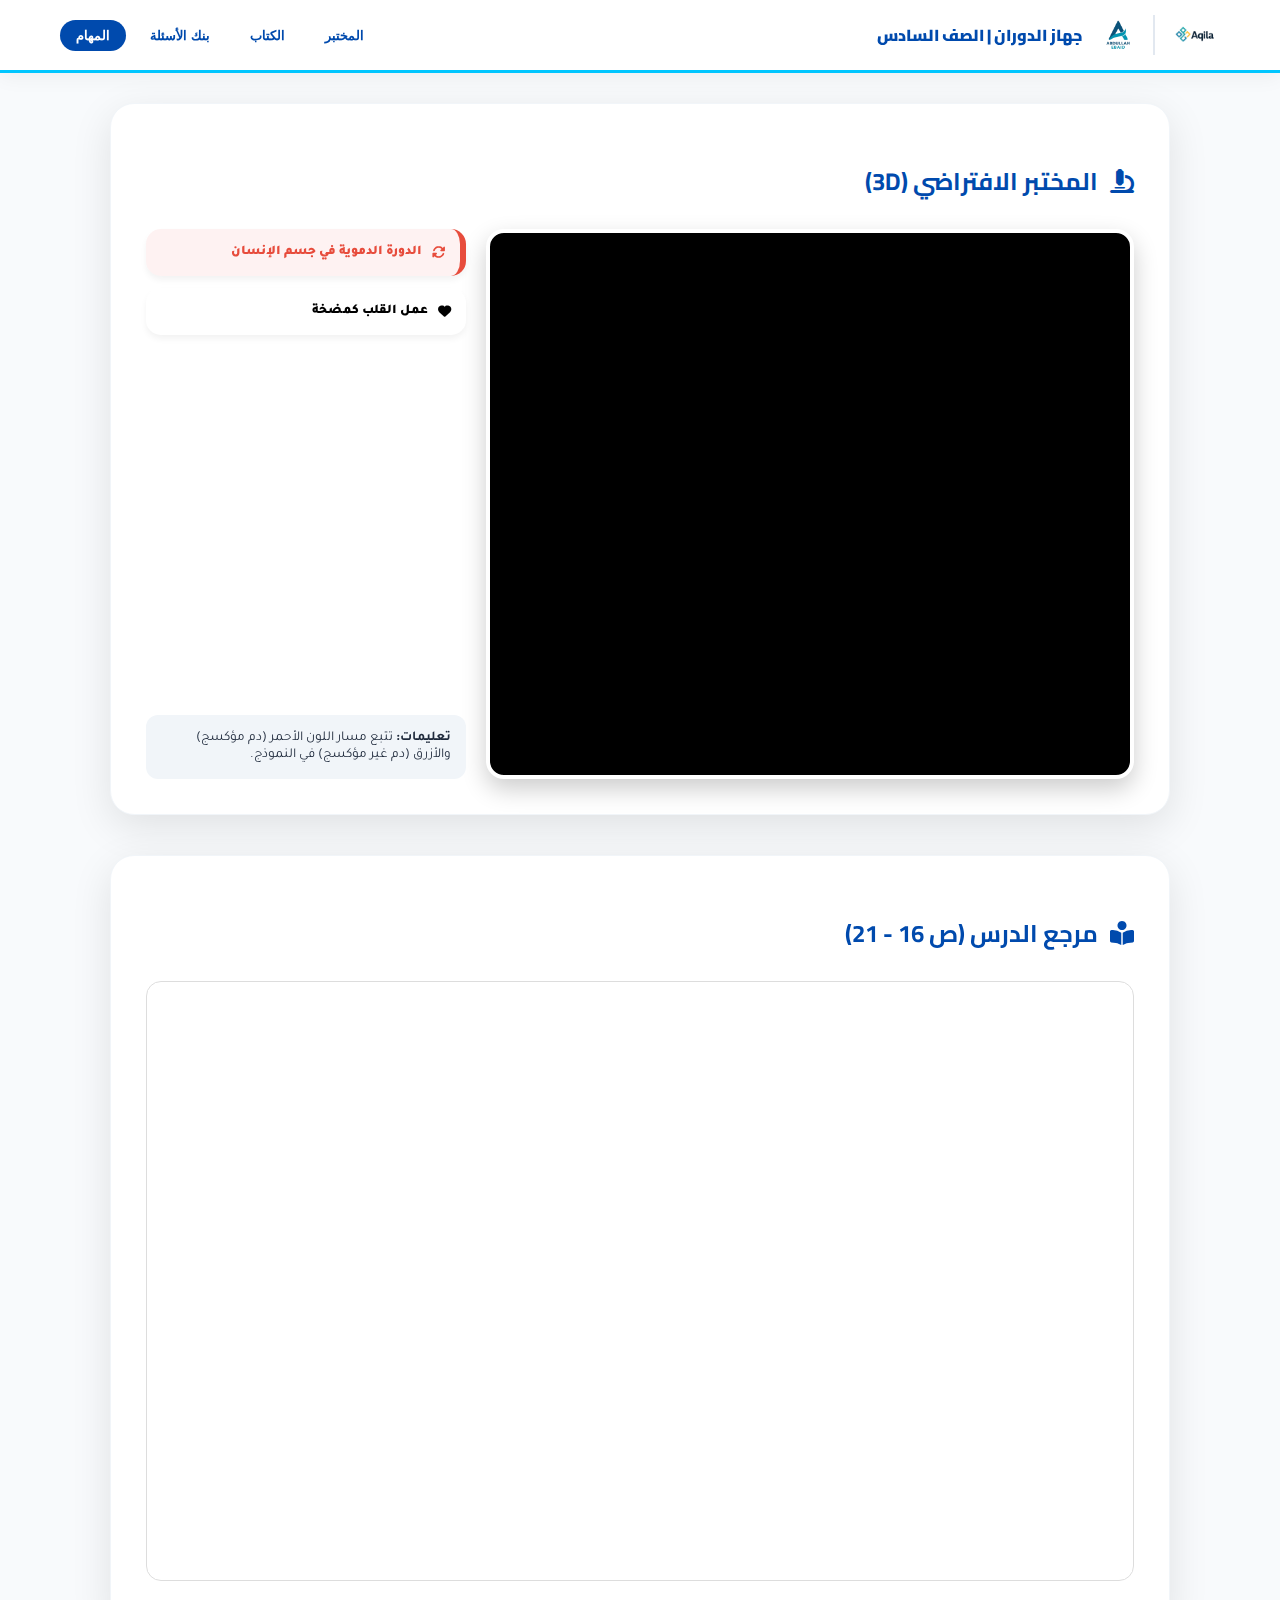
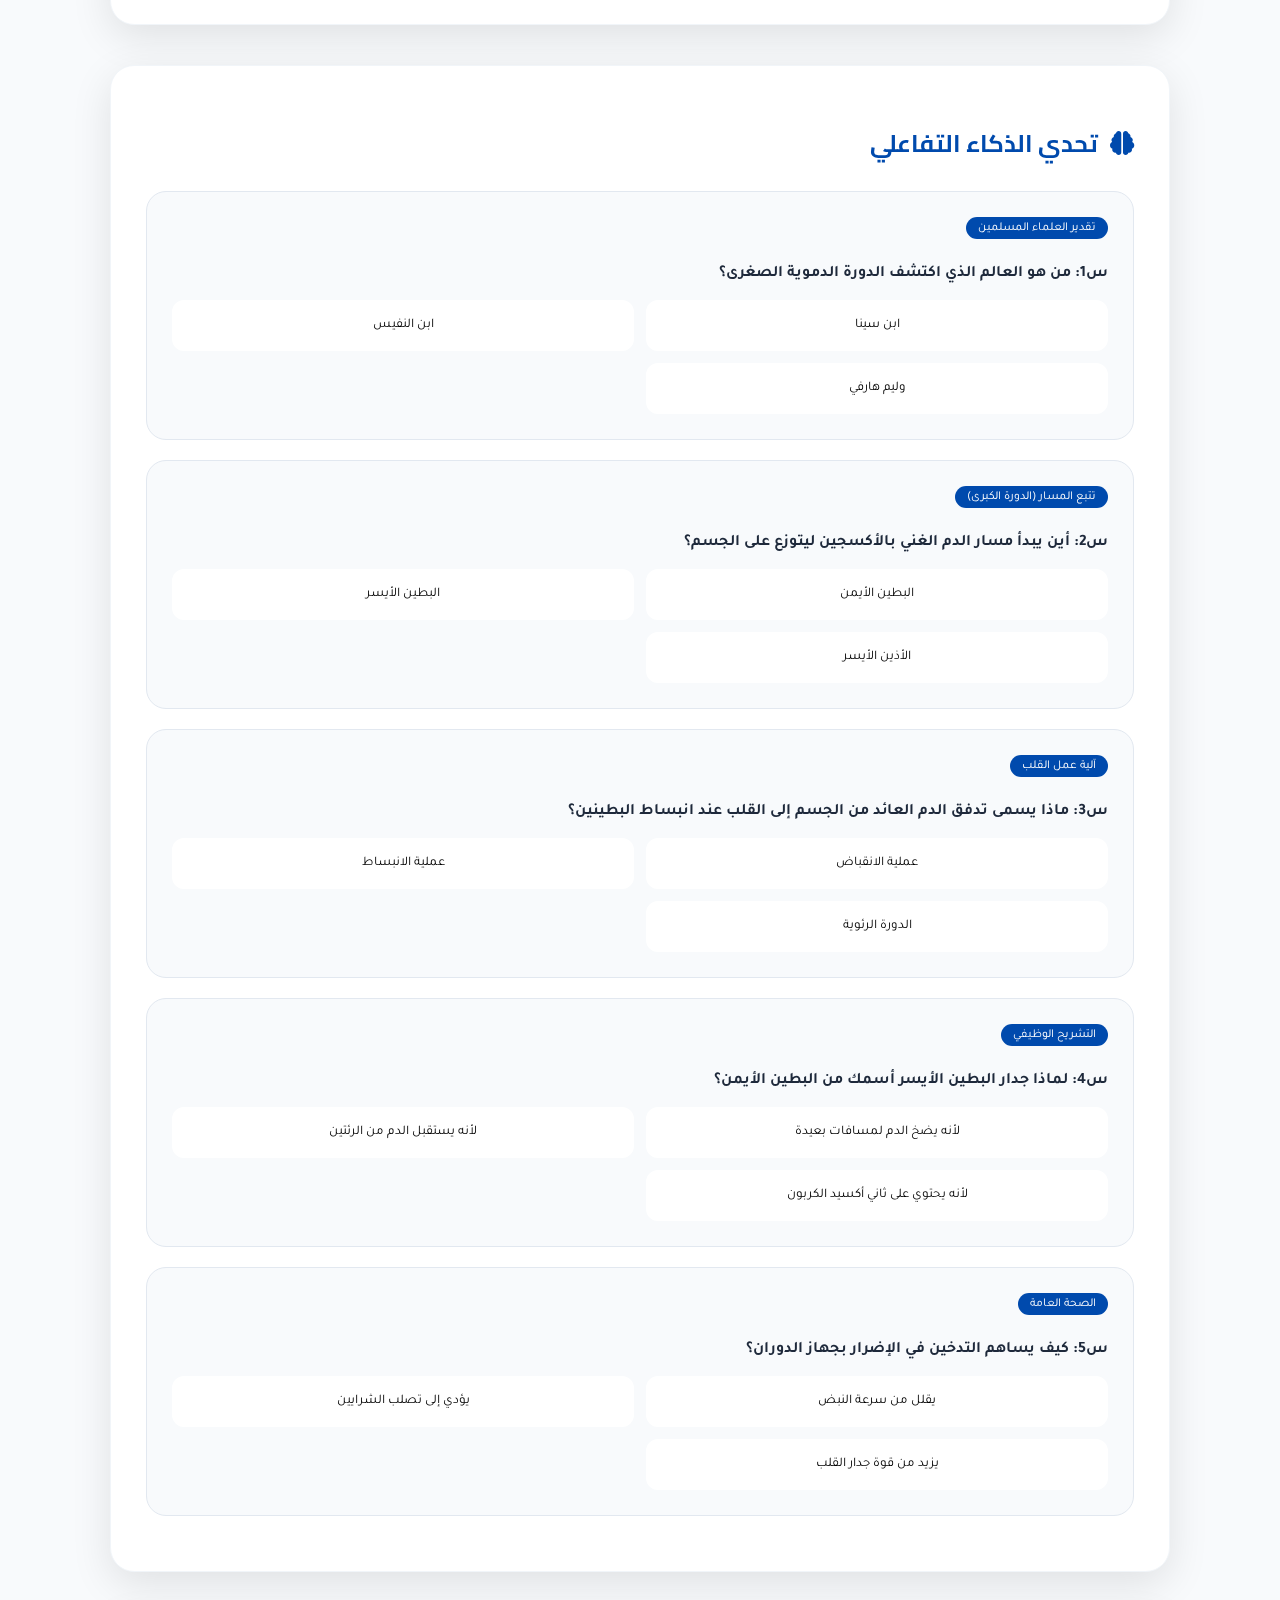
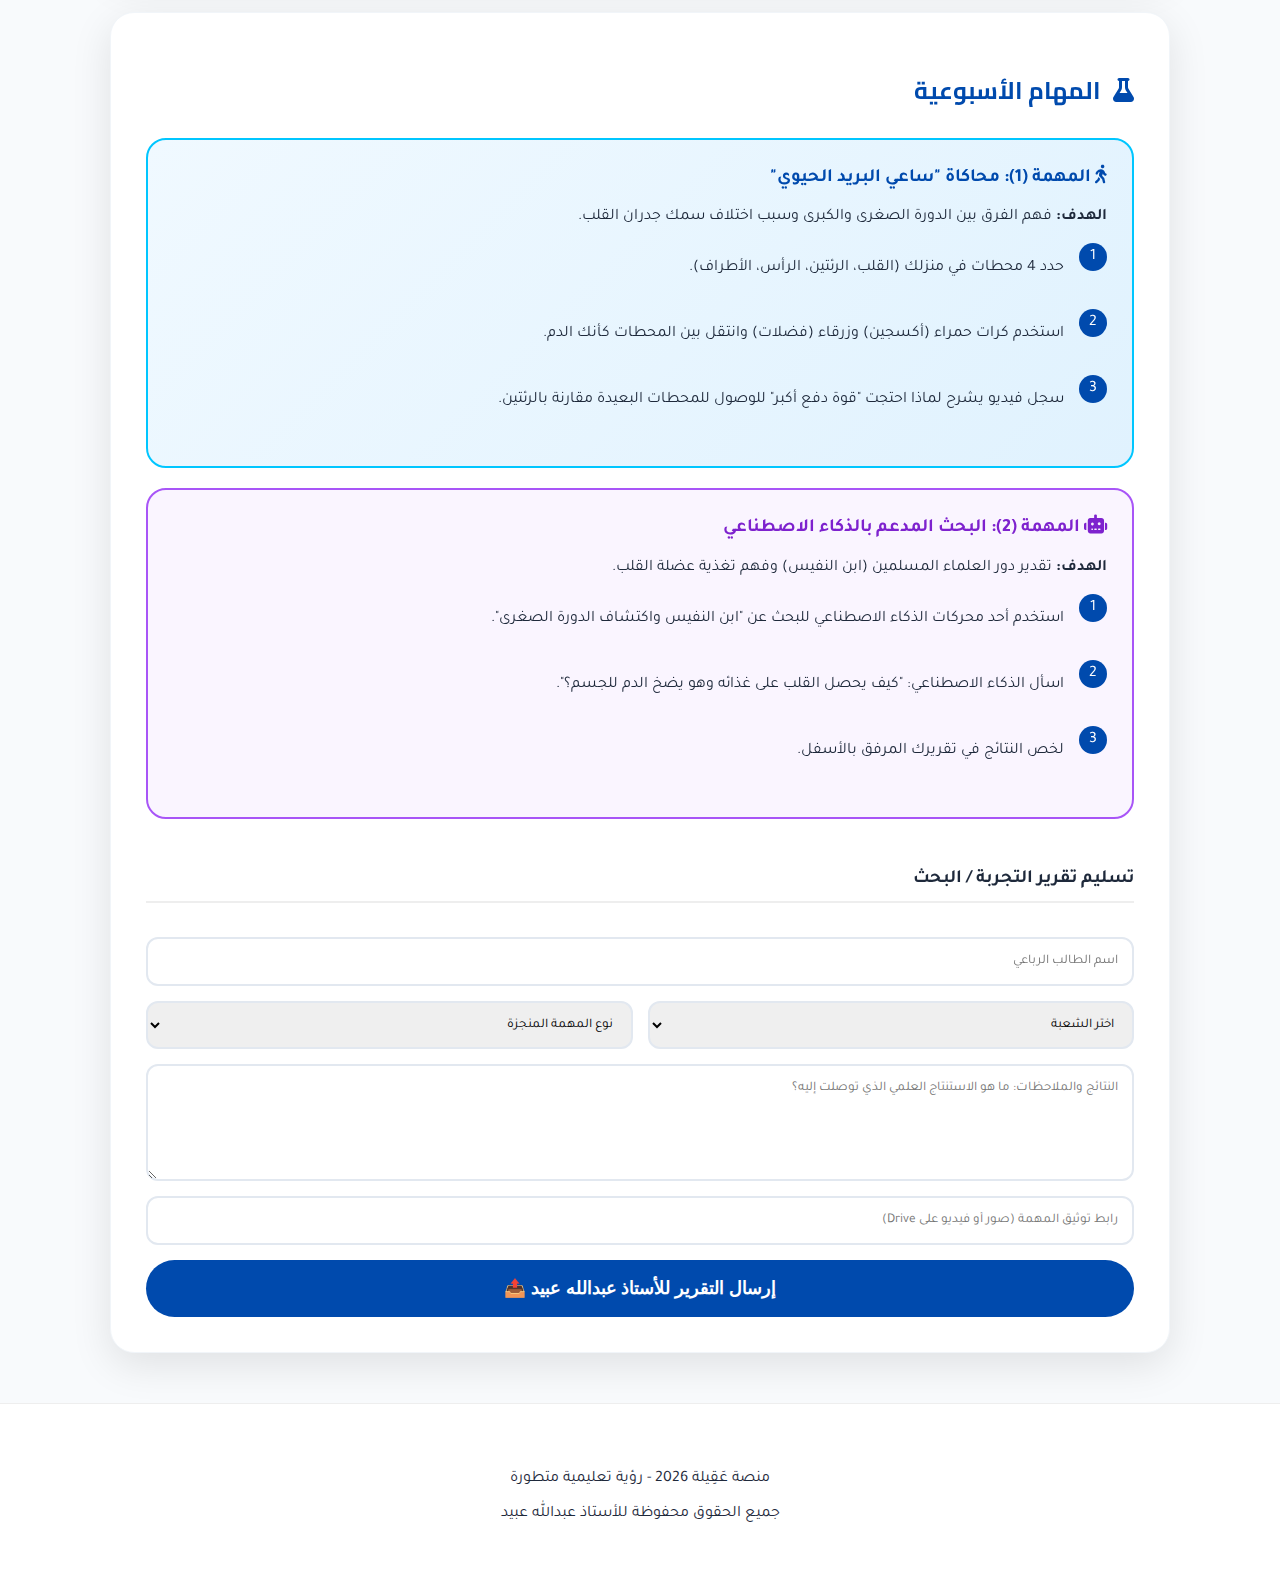
<file: Blood circulation/index.html>
<!DOCTYPE html>
<html lang="ar" dir="rtl">
<head>
    <meta charset="UTF-8">
    <meta name="viewport" content="width=device-width, initial-scale=1.0">
    <title>منصة عَقِيلة | رحلة في الدورة الدموية</title>
    
    <link href="https://fonts.googleapis.com/css2?family=Tajawal:wght@400;700;900&family=Cairo:wght@700;900&display=swap" rel="stylesheet">
    <link rel="stylesheet" href="https://cdnjs.cloudflare.com/ajax/libs/font-awesome/6.4.0/css/all.min.css">

    <style>
        :root {
            --aqila-blue: #004aad;
            --aqila-cyan: #00c6ff;
            --pulmonary: #2c3e50; /* الدورة الصغرى */
            --systemic: #e74c3c;  /* الدورة الكبرى */
            --glass: rgba(255, 255, 255, 0.95);
            --shadow: 0 12px 40px rgba(0,0,0,0.1);
        }

        * { box-sizing: border-box; scroll-behavior: smooth; }
        body { 
            margin: 0; font-family: 'Tajawal', sans-serif; 
            background: #f8fafc; color: #1e293b; 
        }

        /* الهيدر المطور */
        header {
            background: var(--glass); backdrop-filter: blur(12px);
            position: sticky; top: 0; z-index: 1000;
            border-bottom: 3px solid var(--aqila-cyan);
            padding: 10px 0; box-shadow: 0 4px 20px rgba(0,0,0,0.05);
        }
        .header-container {
            max-width: 1200px; margin: 0 auto; padding: 0 20px;
            display: flex; justify-content: space-between; align-items: center;
        }
        .logo-group { display: flex; align-items: center; gap: 15px; }
        .logo-main { height: 50px; }
        .logo-founder { height: 40px; border-right: 2px solid #e2e8f0; padding-right: 15px; }

        .nav-menu { display: flex; gap: 8px; }
        .nav-link {
            text-decoration: none; padding: 8px 16px; border-radius: 20px;
            color: var(--aqila-blue); font-weight: 700; transition: 0.3s;
            background: transparent; border: none; cursor: pointer;
        }
        .nav-link:hover, .nav-link.active { background: var(--aqila-blue); color: #fff; }

        .container { max-width: 1100px; margin: 30px auto; padding: 0 20px; }

        /* الأقسام (Cards) */
        .glass-card {
            background: #fff; border-radius: 24px; padding: 35px;
            box-shadow: var(--shadow); margin-bottom: 40px; border: 1px solid #f1f5f9;
        }
        h2.section-title { 
            color: var(--aqila-blue); font-family: 'Cairo'; 
            display: flex; align-items: center; gap: 12px; margin-bottom: 25px;
        }

        /* المختبر الافتراضي */
        .lab-layout { display: grid; grid-template-columns: 1fr 320px; gap: 20px; }
        .viewer-box { 
            height: 550px; background: #000; border-radius: 18px; 
            overflow: hidden; border: 4px solid #fff; box-shadow: 0 10px 25px rgba(0,0,0,0.2);
        }
        .controls-list { display: flex; flex-direction: column; gap: 12px; }
        .control-btn {
            padding: 15px; border: none; border-radius: 15px; cursor: pointer;
            font-weight: 900; transition: 0.3s; display: flex; align-items: center; gap: 10px;
            font-family: 'Tajawal'; box-shadow: 0 4px 6px rgba(0,0,0,0.05);
        }
        .btn-blue { background: #eff6ff; color: var(--pulmonary); border-right: 6px solid var(--aqila-cyan); }
        .btn-red { background: #fef2f2; color: var(--systemic); border-right: 6px solid var(--systemic); }

        /* بنك الأسئلة */
        .quiz-item { 
            background: #f8fafc; padding: 25px; border-radius: 20px; 
            margin-bottom: 20px; border: 1px solid #e2e8f0;
        }
        .goal-badge { 
            font-size: 0.75rem; padding: 4px 12px; border-radius: 50px; 
            background: var(--aqila-blue); color: #fff; margin-bottom: 10px; display: inline-block;
        }
        .option-grid { display: grid; grid-template-columns: 1fr 1fr; gap: 12px; margin-top: 15px; }
        .opt-btn {
            padding: 15px; border: 2px solid #fff; border-radius: 12px; 
            background: #fff; cursor: pointer; transition: 0.3s; font-family: 'Tajawal';
        }
        .opt-btn:hover { border-color: var(--aqila-cyan); transform: translateY(-2px); }
        .correct { background: #dcfce7 !important; border-color: #22c55e !important; color: #166534; }
        .wrong { background: #fee2e2 !important; border-color: #ef4444 !important; color: #991b1b; }

        /* المهمة الأسبوعية المجدولة */
        .task-box { 
            background: linear-gradient(135deg, #f0f9ff 0%, #e0f2fe 100%);
            border: 2px solid var(--aqila-cyan); border-radius: 20px; padding: 25px; margin-top: 20px;
        }
        .task-step { display: flex; gap: 15px; margin-bottom: 15px; align-items: flex-start; }
        .step-num { 
            background: var(--aqila-blue); color: #fff; width: 28px; height: 28px; 
            border-radius: 50%; display: flex; align-items: center; justify-content: center; flex-shrink: 0;
        }

        /* الفورم */
        form.submission-form { display: grid; gap: 15px; margin-top: 30px; }
        input, textarea, select {
            width: 100%; padding: 14px; border: 2px solid #e2e8f0; border-radius: 12px; font-family: 'Tajawal';
        }
        .submit-all-btn {
            background: var(--aqila-blue); color: #fff; border: none; padding: 18px;
            border-radius: 50px; font-weight: 900; font-size: 1.1rem; cursor: pointer; transition: 0.3s;
        }
        .submit-all-btn:hover { background: #003580; letter-spacing: 1px; }

        footer { text-align: center; padding: 50px; background: #fff; margin-top: 50px; border-top: 1px solid #eee; }
    </style>
</head>
<body>

    <header>
        <div class="header-container">
            <div class="logo-group">
                <img src="logo.png" alt="عقيلة" class="logo-main">
                <img src="founder.png" alt="المؤسس" class="logo-founder">
                <div style="font-family: 'Cairo'; font-weight: 900; color: var(--aqila-blue);">جهاز الدوران | الصف السادس</div>
            </div>
            <nav class="nav-menu">
                <button class="nav-link" onclick="scrollToId('lab')">المختبر</button>
                <button class="nav-link" onclick="scrollToId('book')">الكتاب</button>
                <button class="nav-link" onclick="scrollToId('quiz')">بنك الأسئلة</button>
                <button class="nav-link active" onclick="scrollToId('tasks')">المهام</button>
            </nav>
        </div>
    </header>

    <div class="container">
        
        <section id="lab" class="glass-card">
            <h2 class="section-title"><i class="fas fa-microscope"></i> المختبر الافتراضي (3D)</h2>
            <div class="lab-layout">
                <div class="viewer-box">
                    <iframe id="viewer-frame" src="https://human.biodigital.com/widget/?be=4P9I&ui-dissect=true&ui-info=false" width="100%" height="100%" frameborder="0"></iframe>
                </div>
                <div class="controls-list">
                    <button class="control-btn btn-red" onclick="changeView('systemic')">
                        <i class="fas fa-sync-alt"></i> الدورة الدموية في جسم الإنسان
                    </button>
                    <button class="control-btn" style="background:#fff" onclick="changeView('heart')">
                        <i class="fas fa-heart"></i> عمل القلب كمضخة
                    </button>
                    <div style="margin-top:auto; padding:15px; background:#f1f5f9; border-radius:12px; font-size:0.85rem">
                        <strong>تعليمات:</strong> تتبع مسار اللون الأحمر (دم مؤكسج) والأزرق (دم غير مؤكسج) في النموذج.
                    </div>
                </div>
            </div>
        </section>

        <section id="book" class="glass-card">
            <h2 class="section-title"><i class="fas fa-book-reader"></i> مرجع الدرس (ص 16 - 21)</h2>
            <iframe src="https://www.wepal.net/library/upload/03-2021/content/603e77c170b43.pdf#page=16" width="100%" height="600px" style="border-radius:15px; border:1px solid #ddd;"></iframe>
        </section>

        <section id="quiz" class="glass-card">
            <h2 class="section-title"><i class="fas fa-brain"></i> تحدي الذكاء التفاعلي</h2>
            <div id="quiz-container">
                </div>
        </section>

        <section id="tasks" class="glass-card">
            <h2 class="section-title"><i class="fas fa-flask"></i> المهام الأسبوعية</h2>
            
<div class="task-box">
    <h3 style="color: var(--aqila-blue); margin-top: 0;"><i class="fas fa-walking"></i> المهمة (1): محاكاة "ساعي البريد الحيوي"</h3>
    <p><strong>الهدف:</strong> فهم الفرق بين الدورة الصغرى والكبرى وسبب اختلاف سمك جدران القلب.</p>
    <div class="task-step"><div class="step-num">1</div><p>حدد 4 محطات في منزلك (القلب، الرئتين، الرأس، الأطراف).</p></div>
    <div class="task-step"><div class="step-num">2</div><p>استخدم كرات حمراء (أكسجين) وزرقاء (فضلات) وانتقل بين المحطات كأنك الدم.</p></div>
    <div class="task-step"><div class="step-num">3</div><p>سجل فيديو يشرح لماذا احتجت "قوة دفع أكبر" للوصول للمحطات البعيدة مقارنة بالرئتين.</p></div>
</div>

            <div class="task-box" style="border-color: #a855f7; background: #faf5ff; margin-top:20px;">
                <h3 style="color: #7e22ce; margin-top: 0;"><i class="fas fa-robot"></i> المهمة (2): البحث المدعم بالذكاء الاصطناعي</h3>
                <p><strong>الهدف:</strong> تقدير دور العلماء المسلمين (ابن النفيس) وفهم تغذية عضلة القلب.</p>
                <div class="task-step"><div class="step-num">1</div><p>استخدم أحد محركات الذكاء الاصطناعي للبحث عن "ابن النفيس واكتشاف الدورة الصغرى".</p></div>
                <div class="task-step"><div class="step-num">2</div><p>اسأل الذكاء الاصطناعي: "كيف يحصل القلب على غذائه وهو يضخ الدم للجسم؟".</p></div>
                <div class="task-step"><div class="step-num">3</div><p>لخص النتائج في تقريرك المرفق بالأسفل.</p></div>
            </div>

            <form class="submission-form" action="https://formsubmit.co/mr.ebaid.sch@gmail.com" method="POST">
                <h3 style="border-bottom: 2px solid #eee; padding-bottom: 10px;">تسليم تقرير التجربة / البحث</h3>
                <input type="text" name="student_name" placeholder="اسم الطالب الرباعي" required>
                <div style="display:grid; grid-template-columns: 1fr 1fr; gap:15px;">
                    <select name="class_section" required>
                        <option value="">اختر الشعبة</option>
                        <option value="A">أ</option>
                        <option value="B">ب</option>
                        <option value="C">ج</option>
                    </select>
                    <select name="task_choice" required>
                        <option value="">نوع المهمة المنجزة</option>
                        <option value="Model">ساعي البريد الحيوي</option>
                        <option value="AI_Research">بحث الذكاء الاصطناعي</option>
                    </select>
                </div>
                <textarea name="findings" rows="5" placeholder="النتائج والملاحظات: ما هو الاستنتاج العلمي الذي توصلت إليه؟" required></textarea>
                <input type="url" name="evidence_link" placeholder="رابط توثيق المهمة (صور أو فيديو على Drive)">
                
                <button type="submit" class="submit-all-btn">إرسال التقرير للأستاذ عبدالله عبيد 📤</button>
            </form>
        </section>

    </div>

    <footer>
        <p>منصة عَقِيلة 2026 - رؤية تعليمية متطورة</p>
        <p>جميع الحقوق محفوظة للأستاذ عبدالله عبيد</p>
    </footer>

    <script>
        // 1. منطق تبديل النماذج 3D
        function changeView(type) {
            const frame = document.getElementById('viewer-frame');
            const links = {
                'systemic': 'https://human.biodigital.com/view?id=production/maleAdult/cardiopulmonary_circulation_02&lang=en',
                'heart': 'https://human.biodigital.com/view?id=production/maleAdult/cardiology_anatomy_foundation&lang=en&ref=share'
            };
            frame.src = links[type];
        }

        // 2. بيانات بنك الأسئلة الشاملة
        const quizQuestions = [
            {
                goal: "تقدير العلماء المسلمين",
                q: "من هو العالم الذي اكتشف الدورة الدموية الصغرى؟",
                options: ["ابن سينا", "ابن النفيس", "وليم هارفي"],
                correct: 1
            },
            {
                goal: "تتبع المسار (الدورة الكبرى)",
                q: "أين يبدأ مسار الدم الغني بالأكسجين ليتوزع على الجسم؟",
                options: ["البطين الأيمن", "البطين الأيسر", "الأذين الأيسر"],
                correct: 1
            },
            {
                goal: "آلية عمل القلب",
                q: "ماذا يسمى تدفق الدم العائد من الجسم إلى القلب عند انبساط البطينين؟",
                options: ["عملية الانقباض", "عملية الانبساط", "الدورة الرئوية"],
                correct: 1
            },
            {
                goal: "التشريح الوظيفي",
                q: "لماذا جدار البطين الأيسر أسمك من البطين الأيمن؟",
                options: ["لأنه يضخ الدم لمسافات بعيدة", "لأنه يستقبل الدم من الرئتين", "لأنه يحتوي على ثاني أكسيد الكربون"],
                correct: 0
            },
            {
                goal: "الصحة العامة",
                q: "كيف يساهم التدخين في الإضرار بجهاز الدوران؟",
                options: ["يقلل من سرعة النبض", "يؤدي إلى تصلب الشرايين", "يزيد من قوة جدار القلب"],
                correct: 1
            }
        ];

        function initQuiz() {
            const container = document.getElementById('quiz-container');
            quizQuestions.forEach((item, idx) => {
                const qDiv = document.createElement('div');
                qDiv.className = 'quiz-item';
                qDiv.innerHTML = `
                    <span class="goal-badge">${item.goal}</span>
                    <p style="font-weight:700;">س${idx+1}: ${item.q}</p>
                    <div class="option-grid">
                        ${item.options.map((opt, i) => `
                            <button class="opt-btn" onclick="checkAnswer(this, ${i==item.correct})">${opt}</button>
                        `).join('')}
                    </div>
                `;
                container.appendChild(qDiv);
            });
        }

        function checkAnswer(btn, isCorrect) {
            const parent = btn.parentElement;
            parent.querySelectorAll('button').forEach(b => b.style.pointerEvents = 'none');
            if(isCorrect) {
                btn.classList.add('correct');
                btn.innerHTML += " ✨";
            } else {
                btn.classList.add('wrong');
            }
        }

        function scrollToId(id) {
            document.getElementById(id).scrollIntoView({ behavior: 'smooth' });
        }

        window.onload = initQuiz;
    </script>
</body>
</html>
</file>
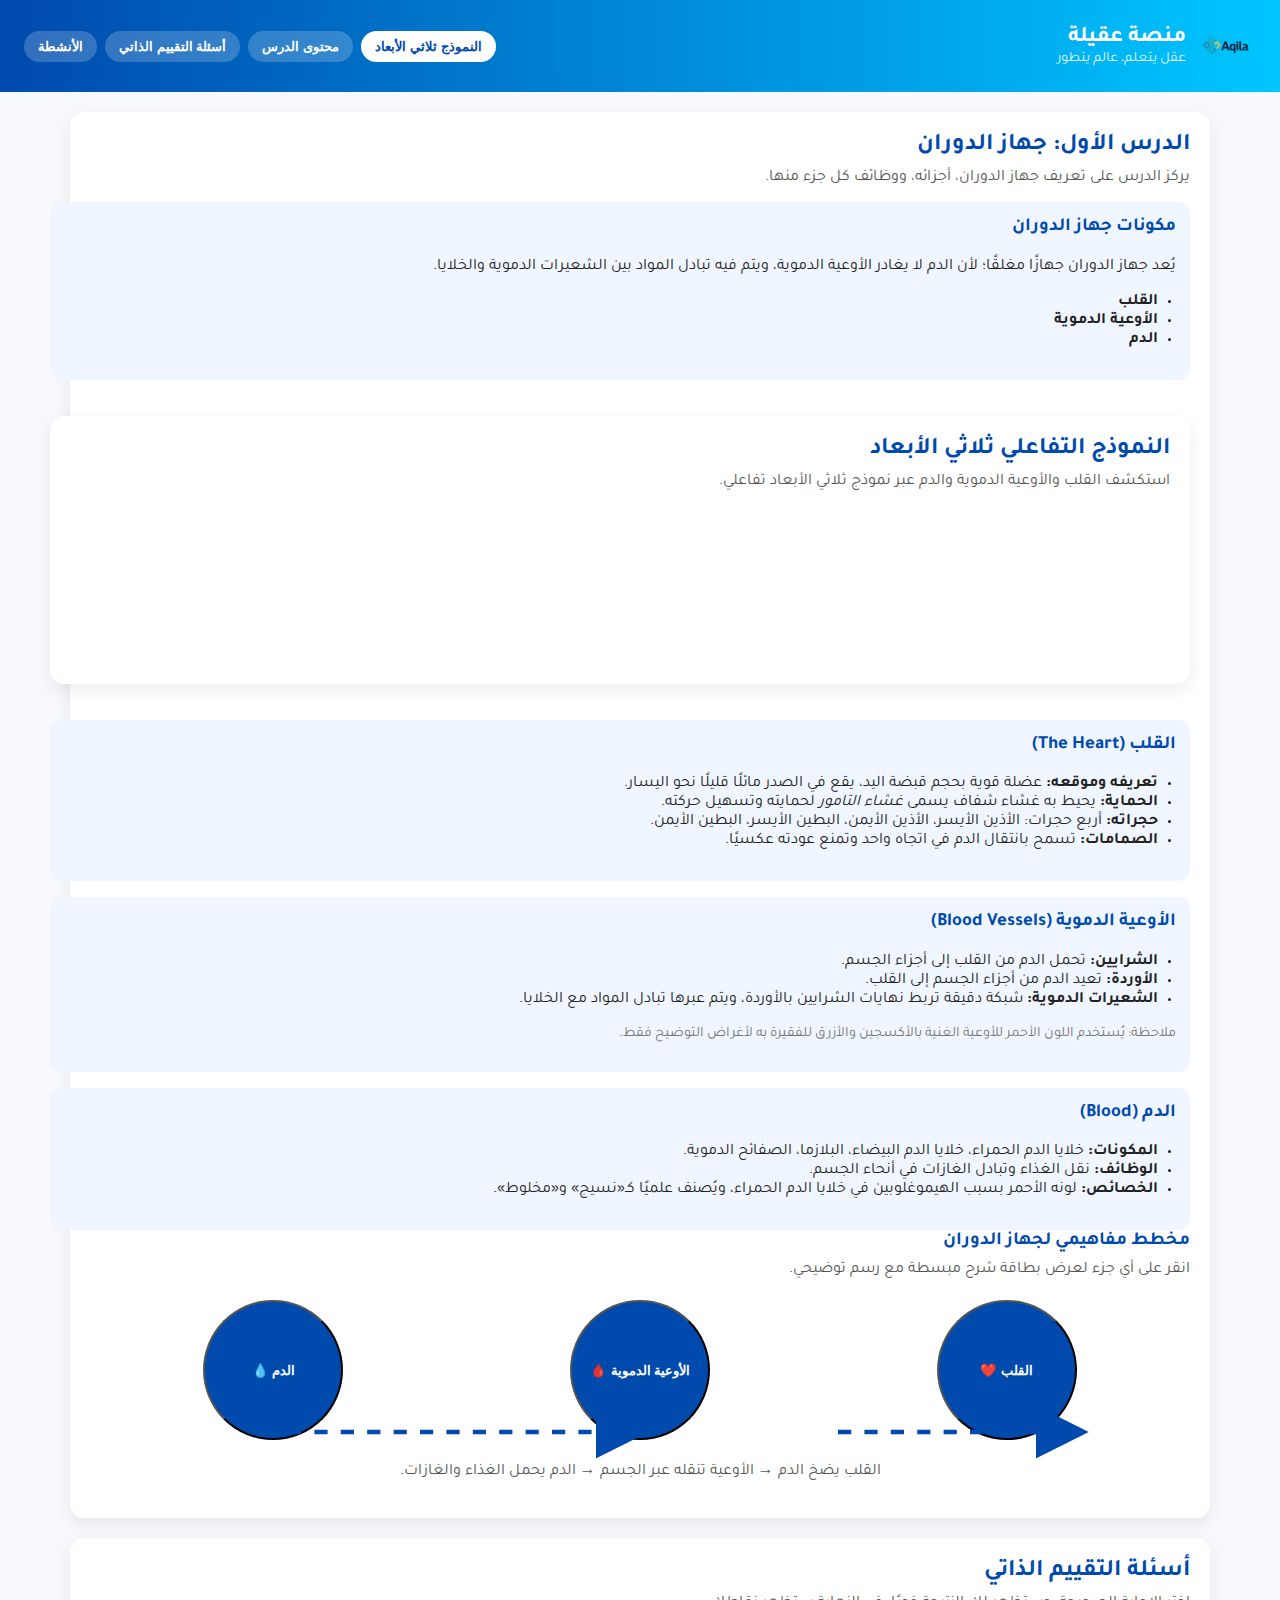
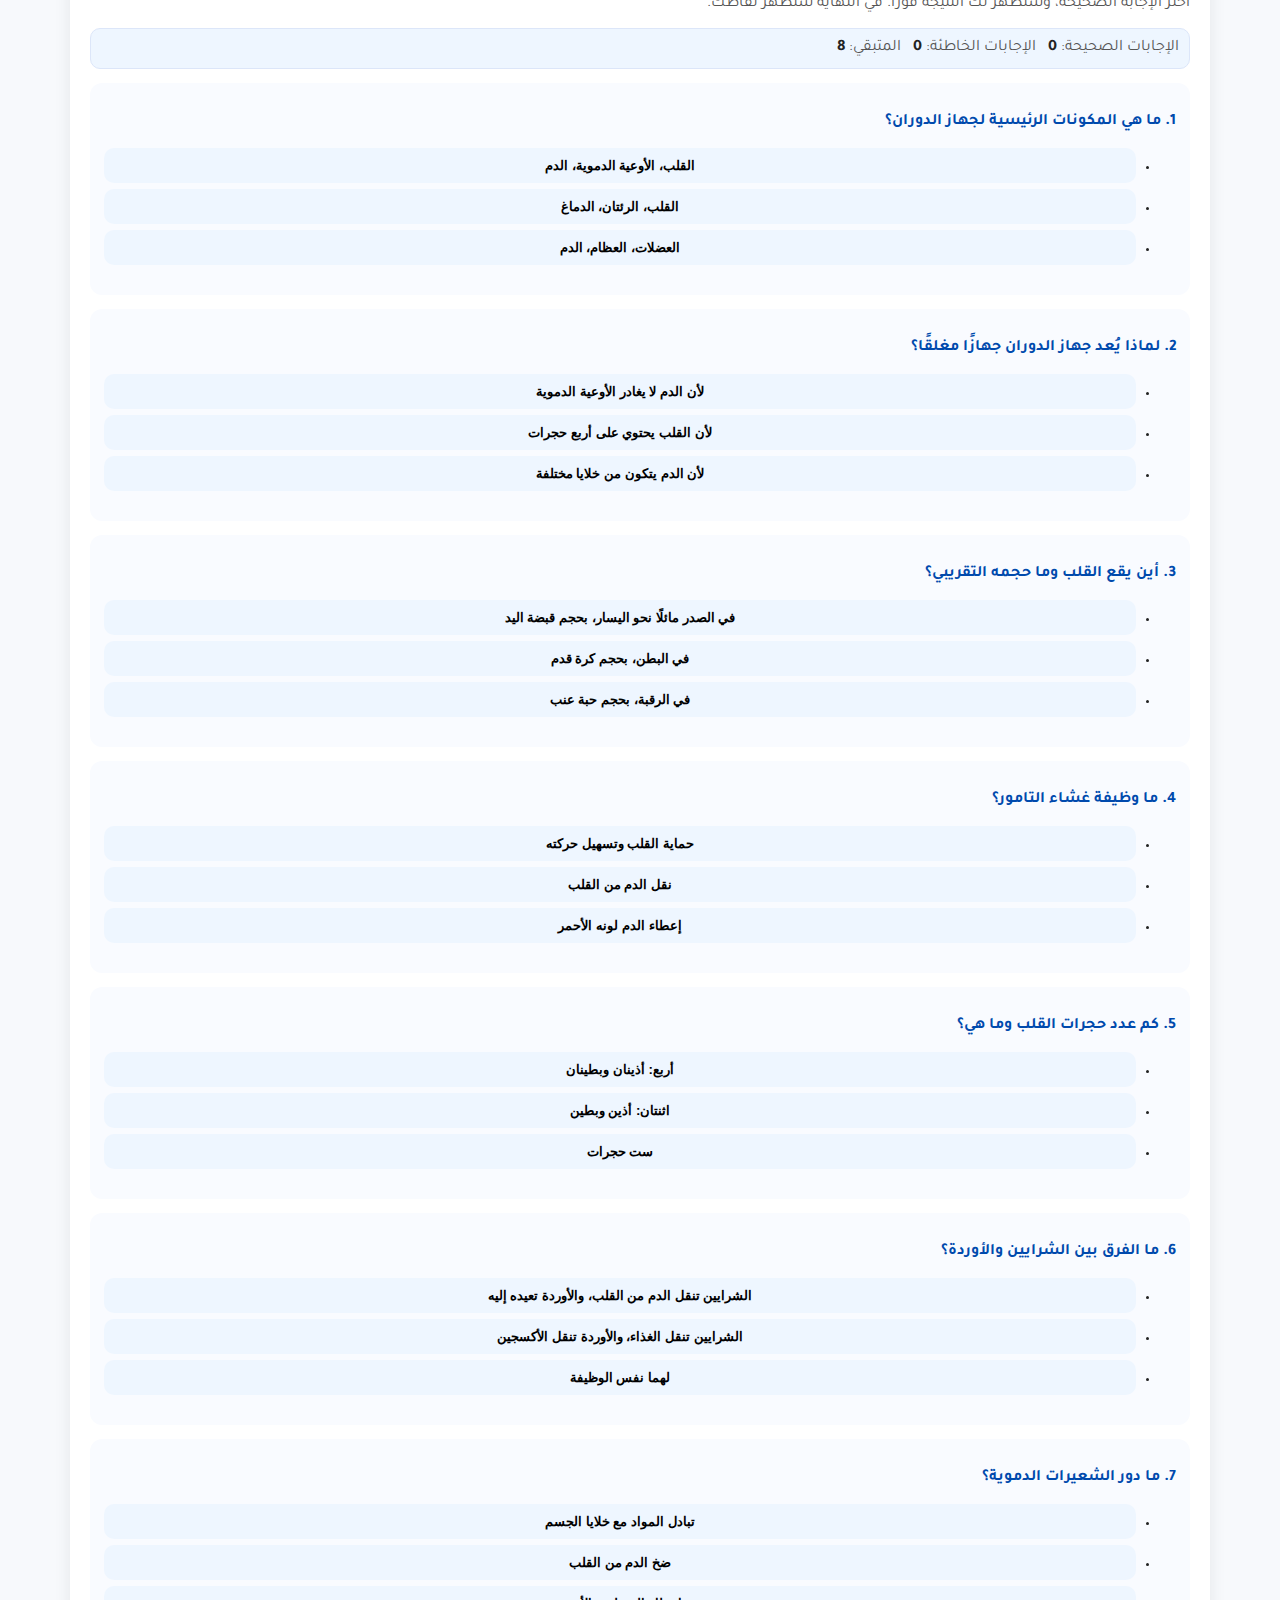
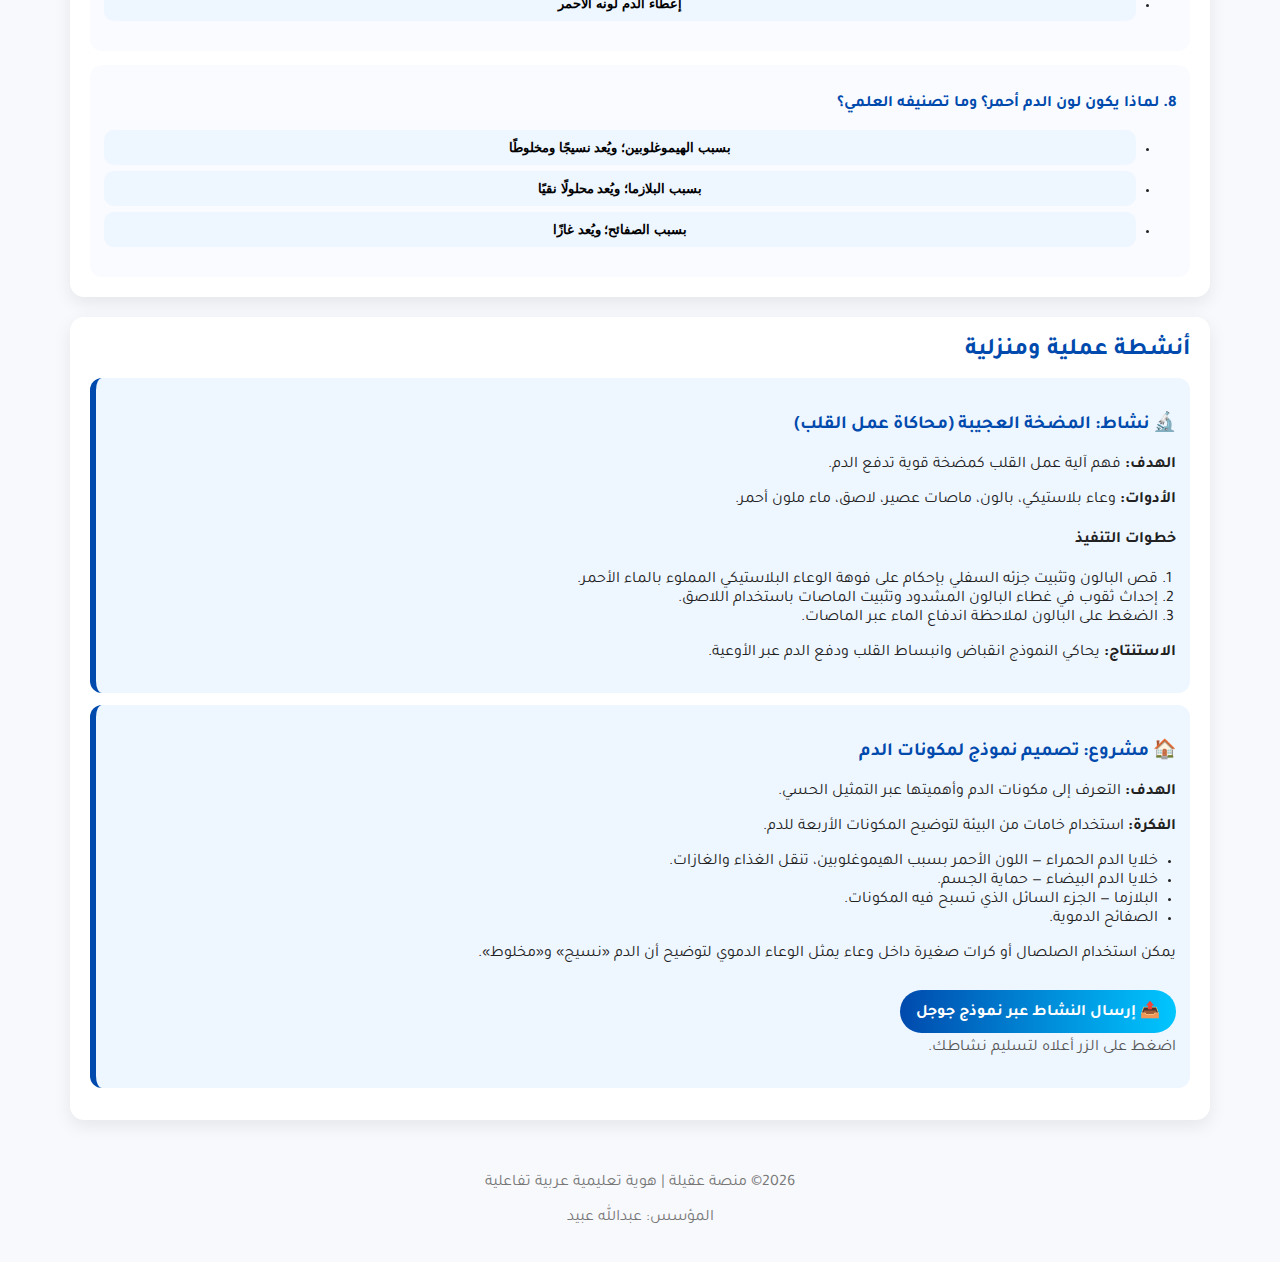
<file: Circulatory System/index.html>
<!DOCTYPE html>
<html lang="ar" dir="rtl">
<head>
  <meta charset="UTF-8" />
  <meta name="viewport" content="width=device-width, initial-scale=1" />
  <title>منصة عقيلة | الصف السادس — جهاز الدوران</title>

  <!-- خطوط عربية عصرية -->
  <link href="https://fonts.googleapis.com/css2?family=Tajawal:wght@400;500;700&family=Cairo:wght@400;600;700&display=swap" rel="stylesheet">

  <link rel="stylesheet" href="style.css" />
</head>
<body>

  <!-- الهيدر العصري مع أزرار التنقل -->
  <header class="aqila-header">
    <div class="header-inner">
      <div class="brand-wrap">
        <img src="logo.png" alt="شعار منصة عقيلة" class="logo" />
        <div class="brand">
          <h1 class="brand-name">منصة عقيلة</h1>
          <p class="brand-slogan">عقل يتعلم، عالم يتطور</p>
        </div>
      </div>

      <nav class="nav">
        <button class="nav-btn active" data-target="#section-3d">النموذج ثلاثي الأبعاد</button>
        <button class="nav-btn" data-target="#section-lesson">محتوى الدرس</button>
        <button class="nav-btn" data-target="#section-quiz">أسئلة التقييم الذاتي</button>
        <button class="nav-btn" data-target="#section-activities">الأنشطة</button>
      </nav>
    </div>
    <div class="header-wave"></div>
  </header>

  <!-- القسم 1: محتوى الدرس -->
  <section class="card lesson-content" id="section-lesson">
    <h2 class="section-title">الدرس الأول: جهاز الدوران</h2>
    <p class="section-subtitle">يركز الدرس على تعريف جهاز الدوران، أجزائه، ووظائف كل جزء منها.</p>

    <!-- بطاقات المحتوى -->
    <div class="lesson-grid">
      <article class="lesson-block">
        <h3>مكونات جهاز الدوران</h3>
        <p>يُعد جهاز الدوران جهازًا مغلقًا؛ لأن الدم لا يغادر الأوعية الدموية، ويتم فيه تبادل المواد بين الشعيرات الدموية والخلايا.</p>
        <ul class="bullet">
          <li><strong>القلب</strong></li>
          <li><strong>الأوعية الدموية</strong></li>
          <li><strong>الدم</strong></li>
        </ul>
      </article>


  <!-- القسم 2: النموذج ثلاثي الأبعاد (الصفحة الرئيسية) -->
  <section class="card section-3d" id="section-3d">
    <h2 class="section-title">النموذج التفاعلي ثلاثي الأبعاد</h2>
    <p class="section-subtitle">استكشف القلب والأوعية الدموية والدم عبر نموذج ثلاثي الأبعاد تفاعلي.</p>
    <div class="iframe-wrap">
      <iframe
        title="نموذج ثلاثي الأبعاد لجهاز الدوران"
        src="https://human.biodigital.com/widget/?be=2ElA&background.colors=0,0,0,1,0,0,0,1&initial.hand-hint=true&ui-fullscreen=true&ui-center=false&ui-dissect=true&ui-zoom=true&ui-help=true&ui-tools-display=primary&ui-info=true&uaid=3bF9O"
        frameborder="0"
        allowfullscreen
        loading="lazy">
      </iframe>
    </div>
  </section>
      <article class="lesson-block">
        <h3>القلب (The Heart)</h3>
        <ul class="bullet">
          <li><strong>تعريفه وموقعه:</strong> عضلة قوية بحجم قبضة اليد، يقع في الصدر مائلًا قليلًا نحو اليسار.</li>
          <li><strong>الحماية:</strong> يحيط به غشاء شفاف يسمى <em>غشاء التامور</em> لحمايته وتسهيل حركته.</li>
          <li><strong>حجراته:</strong> أربع حجرات: الأذين الأيسر، الأذين الأيمن، البطين الأيسر، البطين الأيمن.</li>
          <li><strong>الصمامات:</strong> تسمح بانتقال الدم في اتجاه واحد وتمنع عودته عكسيًا.</li>
        </ul>
      </article>

      <article class="lesson-block">
        <h3>الأوعية الدموية (Blood Vessels)</h3>
        <ul class="bullet">
          <li><strong>الشرايين:</strong> تحمل الدم من القلب إلى أجزاء الجسم.</li>
          <li><strong>الأوردة:</strong> تعيد الدم من أجزاء الجسم إلى القلب.</li>
          <li><strong>الشعيرات الدموية:</strong> شبكة دقيقة تربط نهايات الشرايين بالأوردة، ويتم عبرها تبادل المواد مع الخلايا.</li>
        </ul>
        <p class="note">ملاحظة: يُستخدم اللون الأحمر للأوعية الغنية بالأكسجين والأزرق للفقيرة به لأغراض التوضيح فقط.</p>
      </article>

      <article class="lesson-block">
        <h3>الدم (Blood)</h3>
        <ul class="bullet">
          <li><strong>المكونات:</strong> خلايا الدم الحمراء، خلايا الدم البيضاء، البلازما، الصفائح الدموية.</li>
          <li><strong>الوظائف:</strong> نقل الغذاء وتبادل الغازات في أنحاء الجسم.</li>
          <li><strong>الخصائص:</strong> لونه الأحمر بسبب الهيموغلوبين في خلايا الدم الحمراء، ويُصنف علميًا كـ«نسيج» و«مخلوط».</li>
        </ul>
      </article>
    </div>

    <!-- مخطط مفاهيمي تفاعلي -->
    <section class="concept-map">
      <h3 class="section-title">مخطط مفاهيمي لجهاز الدوران</h3>
      <p class="section-subtitle">انقر على أي جزء لعرض بطاقة شرح مبسطة مع رسم توضيحي.</p>

      <div class="map-container">
        <button class="node" id="node-heart" onclick="showCard('heart')">القلب ❤️</button>
        <button class="node" id="node-vessels" onclick="showCard('vessels')">الأوعية الدموية 🩸</button>
        <button class="node" id="node-blood" onclick="showCard('blood')">الدم 💧</button>

        <svg class="arrows" viewBox="0 0 1000 240" preserveAspectRatio="none">
          <defs>
            <marker id="arrowHead" markerWidth="12" markerHeight="12" refX="10" refY="6" orient="auto">
              <path d="M0,0 L0,12 L12,6 z" fill="#004aad" />
            </marker>
          </defs>
          <line class="flow" x1="180" y1="120" x2="500" y2="120" stroke="#004aad" stroke-width="4" marker-end="url(#arrowHead)" />
          <line class="flow" x1="680" y1="120" x2="900" y2="120" stroke="#004aad" stroke-width="4" marker-end="url(#arrowHead)" />
        </svg>
      </div>
      <p class="flow-caption">القلب يضخ الدم → الأوعية تنقله عبر الجسم → الدم يحمل الغذاء والغازات.</p>
    </section>
  </section>

  <!-- البطاقات المنبثقة للمخطط -->
  <div class="modal" id="card-heart" aria-hidden="true">
    <div class="modal-content">
      <button class="modal-close" aria-label="إغلاق" onclick="closeCard('heart')">✕</button>
      <h3>القلب</h3>
      <p>عضلة قوية بحجم قبضة اليد، يقع في الصدر مائلًا نحو اليسار. يحيط به غشاء التامور للحماية، ويتكون من أربع حجرات وصمامات تُبقي الدم متجهًا في مساره الصحيح.</p>
      <img src="heart-diagram.png" alt="رسم توضيحي للقلب" class="modal-image" />
    </div>
  </div>

  <div class="modal" id="card-vessels" aria-hidden="true">
    <div class="modal-content">
      <button class="modal-close" aria-label="إغلاق" onclick="closeCard('vessels')">✕</button>
      <h3>الأوعية الدموية</h3>
      <p>ثلاثة أنواع رئيسية: الشرايين (من القلب إلى الجسم)، الأوردة (من الجسم إلى القلب)، والشعيرات (تبادل المواد مع الخلايا).</p>
      <img src="blood-vessels.png" alt="رسم توضيحي للأوعية الدموية" class="modal-image" />
    </div>
  </div>

  <div class="modal" id="card-blood" aria-hidden="true">
    <div class="modal-content">
      <button class="modal-close" aria-label="إغلاق" onclick="closeCard('blood')">✕</button>
      <h3>الدم</h3>
      <p>يتكون من خلايا الدم الحمراء والبيضاء والبلازما والصفائح الدموية. ينقل الغذاء والغازات ويُعد نسيجًا ومخلوطًا.</p>
      <img src="blood-components.png" alt="رسم توضيحي لمكونات الدم" class="modal-image" />
    </div>
  </div>

  <!-- القسم 3: أسئلة التقييم الذاتي التفاعلية -->
  <section class="card quiz-section" id="section-quiz">
    <h2 class="section-title">أسئلة التقييم الذاتي</h2>
    <p class="section-subtitle">اختر الإجابة الصحيحة، وستظهر لك النتيجة فورًا. في النهاية ستظهر نقاطك.</p>

    <!-- لوحة النقاط -->
    <div class="scoreboard">
      <div class="score-item"><span>الإجابات الصحيحة:</span> <strong id="score-correct">0</strong></div>
      <div class="score-item"><span>الإجابات الخاطئة:</span> <strong id="score-wrong">0</strong></div>
      <div class="score-item"><span>المتبقي:</span> <strong id="score-remaining">8</strong></div>
    </div>

    <!-- الأسئلة (تغطي كامل المحتوى) -->
    <div class="quiz-list">
      <!-- 1 -->
      <div class="quiz-item">
        <p class="question">1. ما هي المكونات الرئيسية لجهاز الدوران؟</p>
        <ul>
          <li><button class="answer" data-correct="true">القلب، الأوعية الدموية، الدم</button></li>
          <li><button class="answer" data-correct="false">القلب، الرئتان، الدماغ</button></li>
          <li><button class="answer" data-correct="false">العضلات، العظام، الدم</button></li>
        </ul>
        <p class="feedback"></p>
      </div>
      <!-- 2 -->
      <div class="quiz-item">
        <p class="question">2. لماذا يُعد جهاز الدوران جهازًا مغلقًا؟</p>
        <ul>
          <li><button class="answer" data-correct="true">لأن الدم لا يغادر الأوعية الدموية</button></li>
          <li><button class="answer" data-correct="false">لأن القلب يحتوي على أربع حجرات</button></li>
          <li><button class="answer" data-correct="false">لأن الدم يتكون من خلايا مختلفة</button></li>
        </ul>
        <p class="feedback"></p>
      </div>
      <!-- 3 -->
      <div class="quiz-item">
        <p class="question">3. أين يقع القلب وما حجمه التقريبي؟</p>
        <ul>
          <li><button class="answer" data-correct="true">في الصدر مائلًا نحو اليسار، بحجم قبضة اليد</button></li>
          <li><button class="answer" data-correct="false">في البطن، بحجم كرة قدم</button></li>
          <li><button class="answer" data-correct="false">في الرقبة، بحجم حبة عنب</button></li>
        </ul>
        <p class="feedback"></p>
      </div>
      <!-- 4 -->
      <div class="quiz-item">
        <p class="question">4. ما وظيفة غشاء التامور؟</p>
        <ul>
          <li><button class="answer" data-correct="true">حماية القلب وتسهيل حركته</button></li>
          <li><button class="answer" data-correct="false">نقل الدم من القلب</button></li>
          <li><button class="answer" data-correct="false">إعطاء الدم لونه الأحمر</button></li>
        </ul>
        <p class="feedback"></p>
      </div>
      <!-- 5 -->
      <div class="quiz-item">
        <p class="question">5. كم عدد حجرات القلب وما هي؟</p>
        <ul>
          <li><button class="answer" data-correct="true">أربع: أذينان وبطينان</button></li>
          <li><button class="answer" data-correct="false">اثنتان: أذين وبطين</button></li>
          <li><button class="answer" data-correct="false">ست حجرات</button></li>
        </ul>
        <p class="feedback"></p>
      </div>
      <!-- 6 -->
      <div class="quiz-item">
        <p class="question">6. ما الفرق بين الشرايين والأوردة؟</p>
        <ul>
          <li><button class="answer" data-correct="true">الشرايين تنقل الدم من القلب، والأوردة تعيده إليه</button></li>
          <li><button class="answer" data-correct="false">الشرايين تنقل الغذاء، والأوردة تنقل الأكسجين</button></li>
          <li><button class="answer" data-correct="false">لهما نفس الوظيفة</button></li>
        </ul>
        <p class="feedback"></p>
      </div>
      <!-- 7 -->
      <div class="quiz-item">
        <p class="question">7. ما دور الشعيرات الدموية؟</p>
        <ul>
          <li><button class="answer" data-correct="true">تبادل المواد مع خلايا الجسم</button></li>
          <li><button class="answer" data-correct="false">ضخ الدم من القلب</button></li>
          <li><button class="answer" data-correct="false">إعطاء الدم لونه الأحمر</button></li>
        </ul>
        <p class="feedback"></p>
      </div>
      <!-- 8 -->
      <div class="quiz-item">
        <p class="question">8. لماذا يكون لون الدم أحمر؟ وما تصنيفه العلمي؟</p>
        <ul>
          <li><button class="answer" data-correct="true">بسبب الهيموغلوبين؛ ويُعد نسيجًا ومخلوطًا</button></li>
          <li><button class="answer" data-correct="false">بسبب البلازما؛ ويُعد محلولًا نقيًا</button></li>
          <li><button class="answer" data-correct="false">بسبب الصفائح؛ ويُعد غازًا</button></li>
        </ul>
        <p class="feedback"></p>
      </div>
    </div>

    <!-- نتيجة نهائية -->
    <div class="final-result" id="final-result" hidden>
      <h3>نتيجتك</h3>
      <p id="final-text">أحسنت! لقد أنهيت التقييم.</p>
      <div class="final-badge" id="final-badge">0/8</div>
      <button class="reset-btn" onclick="resetQuiz()">🔄 إعادة المحاولة</button>
    </div>
  </section>

  <!-- القسم 4: الأنشطة العملية والمنزلية -->
  <section class="card activities-section" id="section-activities">
    <h2 class="section-title">أنشطة عملية ومنزلية</h2>

    <div class="activity">
      <h3>🔬 نشاط: المضخة العجيبة (محاكاة عمل القلب)</h3>
      <p><strong>الهدف:</strong> فهم آلية عمل القلب كمضخة قوية تدفع الدم.</p>
      <p><strong>الأدوات:</strong> وعاء بلاستيكي، بالون، ماصات عصير، لاصق، ماء ملون أحمر.</p>
      <h4>خطوات التنفيذ</h4>
      <ol class="steps">
        <li>قص البالون وتثبيت جزئه السفلي بإحكام على فوهة الوعاء البلاستيكي المملوء بالماء الأحمر.</li>
        <li>إحداث ثقوب في غطاء البالون المشدود وتثبيت الماصات باستخدام اللاصق.</li>
        <li>الضغط على البالون لملاحظة اندفاع الماء عبر الماصات.</li>
      </ol>
      <p class="conclusion"><strong>الاستنتاج:</strong> يحاكي النموذج انقباض وانبساط القلب ودفع الدم عبر الأوعية.</p>
    </div>

    <div class="activity">
      <h3>🏠 مشروع: تصميم نموذج لمكونات الدم</h3>
      <p><strong>الهدف:</strong> التعرف إلى مكونات الدم وأهميتها عبر التمثيل الحسي.</p>
      <p><strong>الفكرة:</strong> استخدام خامات من البيئة لتوضيح المكونات الأربعة للدم.</p>
      <ul class="bullet">
        <li>خلايا الدم الحمراء — اللون الأحمر بسبب الهيموغلوبين، تنقل الغذاء والغازات.</li>
        <li>خلايا الدم البيضاء — حماية الجسم.</li>
        <li>البلازما — الجزء السائل الذي تسبح فيه المكونات.</li>
        <li>الصفائح الدموية.</li>
      </ul>
      <p>يمكن استخدام الصلصال أو كرات صغيرة داخل وعاء يمثل الوعاء الدموي لتوضيح أن الدم «نسيج» و«مخلوط».</p>
<a class="submit-btn" href="https://forms.gle/5LdzAGgJF3P6EPai9" target="_blank" rel="noopener">
  📤 إرسال النشاط عبر نموذج جوجل
</a>
<p class="submit-note">اضغط على الزر أعلاه لتسليم نشاطك.</p>

    </div>
  </section>

  <footer class="aqila-footer">
    <p>2026© منصة عقيلة | هوية تعليمية عربية تفاعلية</p>
	<p>المؤسس: عبدالله عبيد</p>
  </footer>

  <script src="script.js"></script>
</body>
</html>
</file>
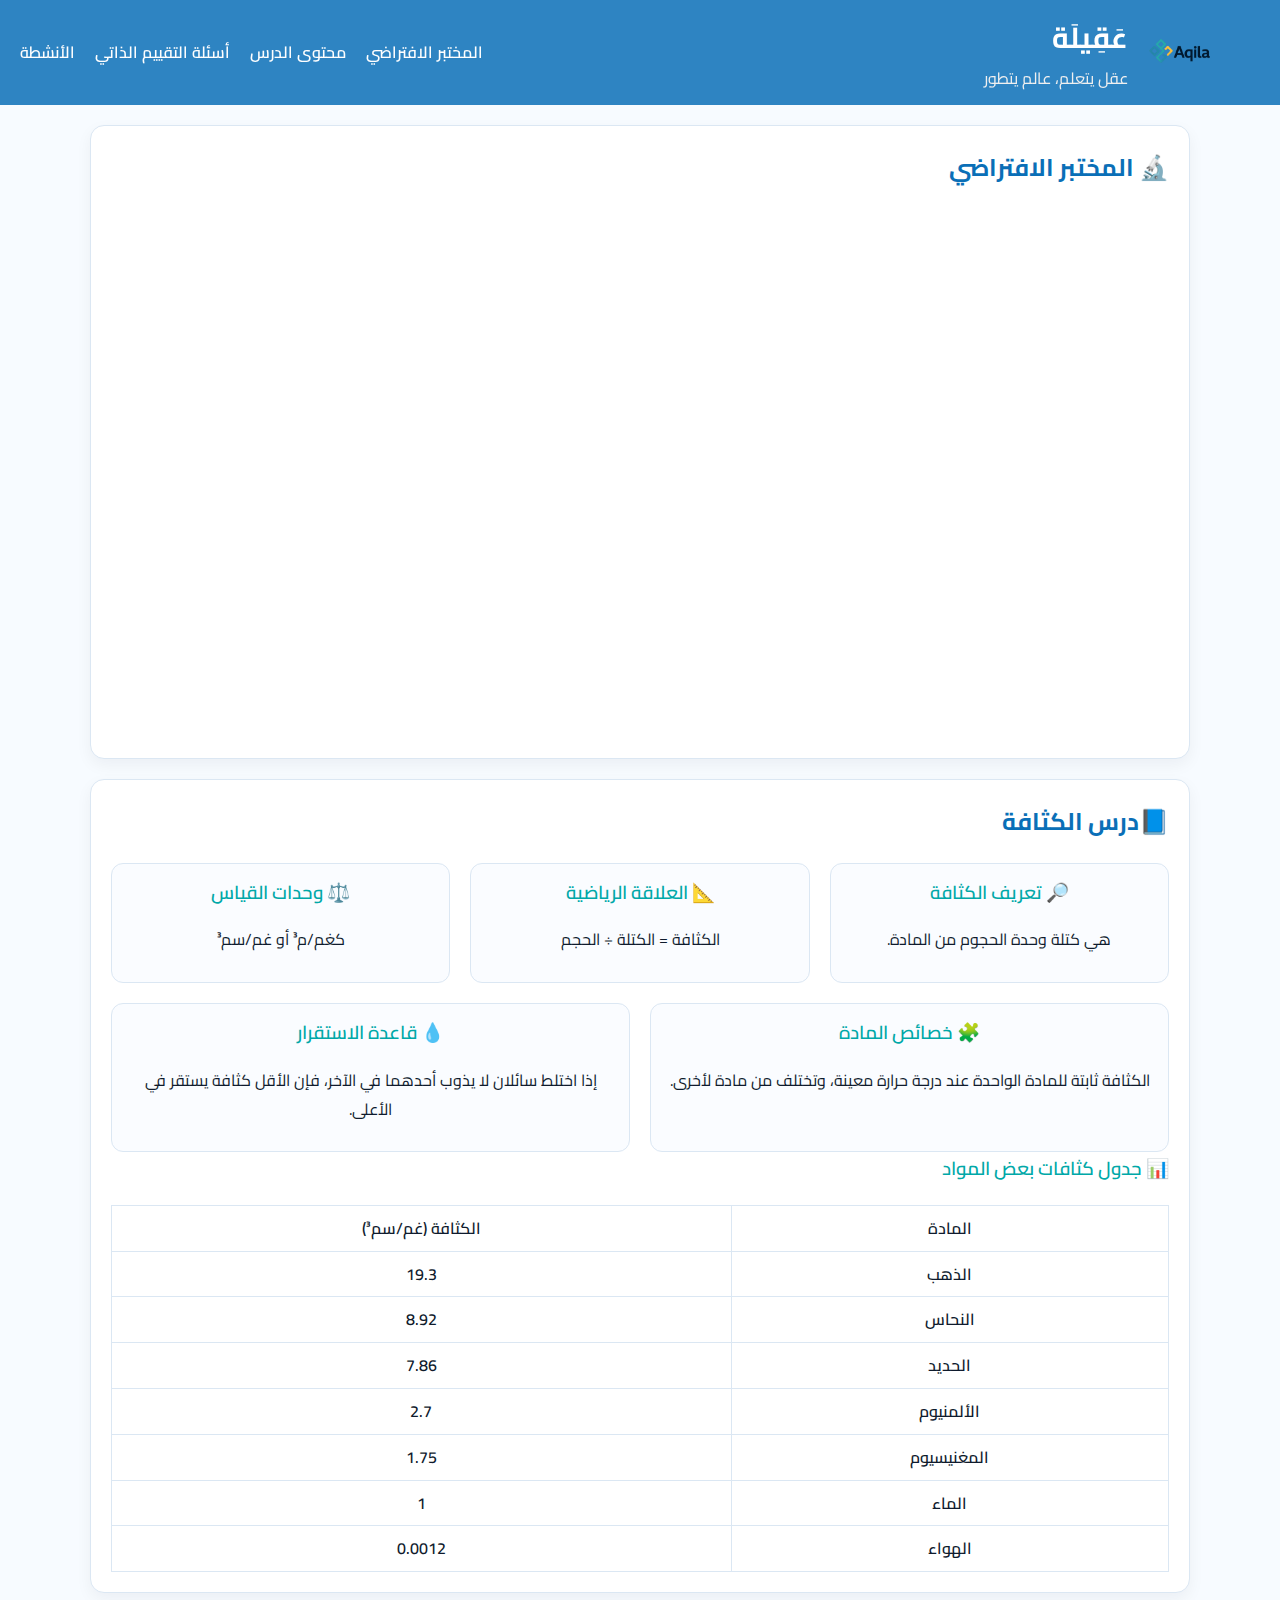
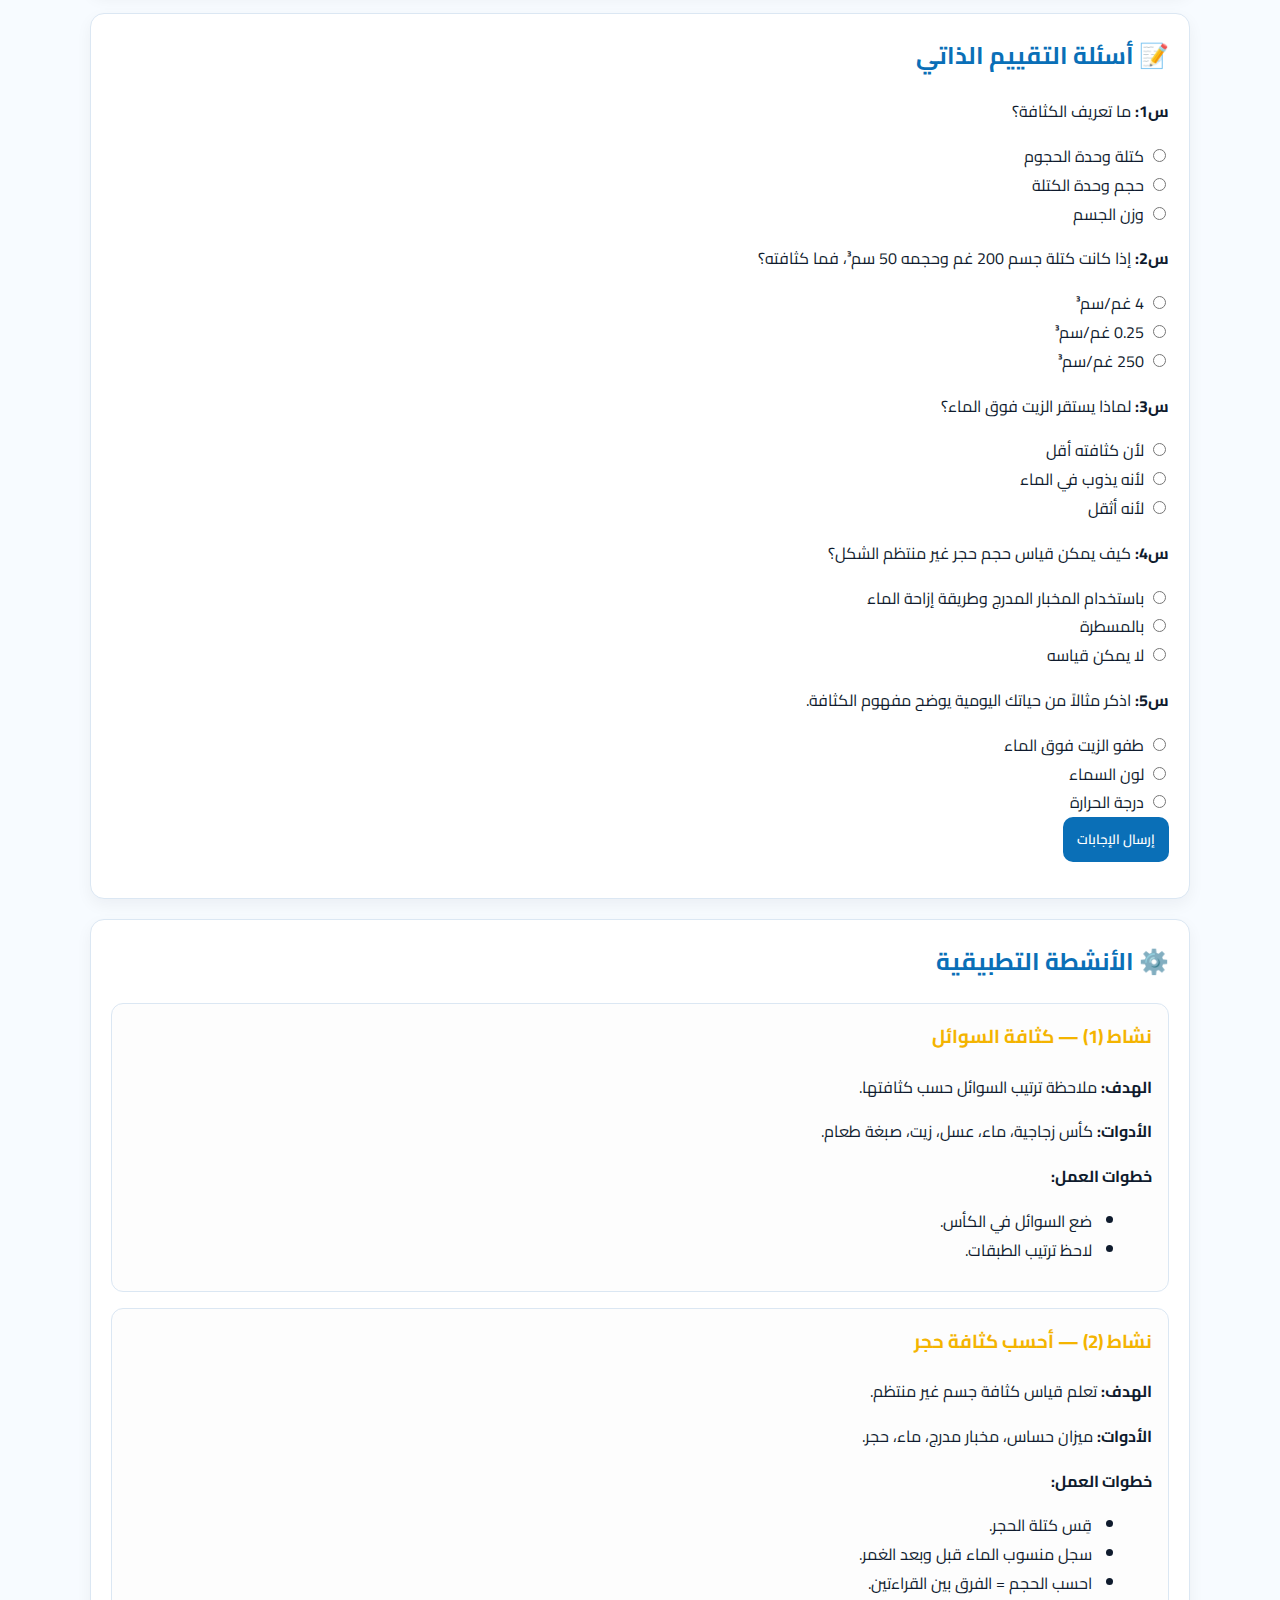
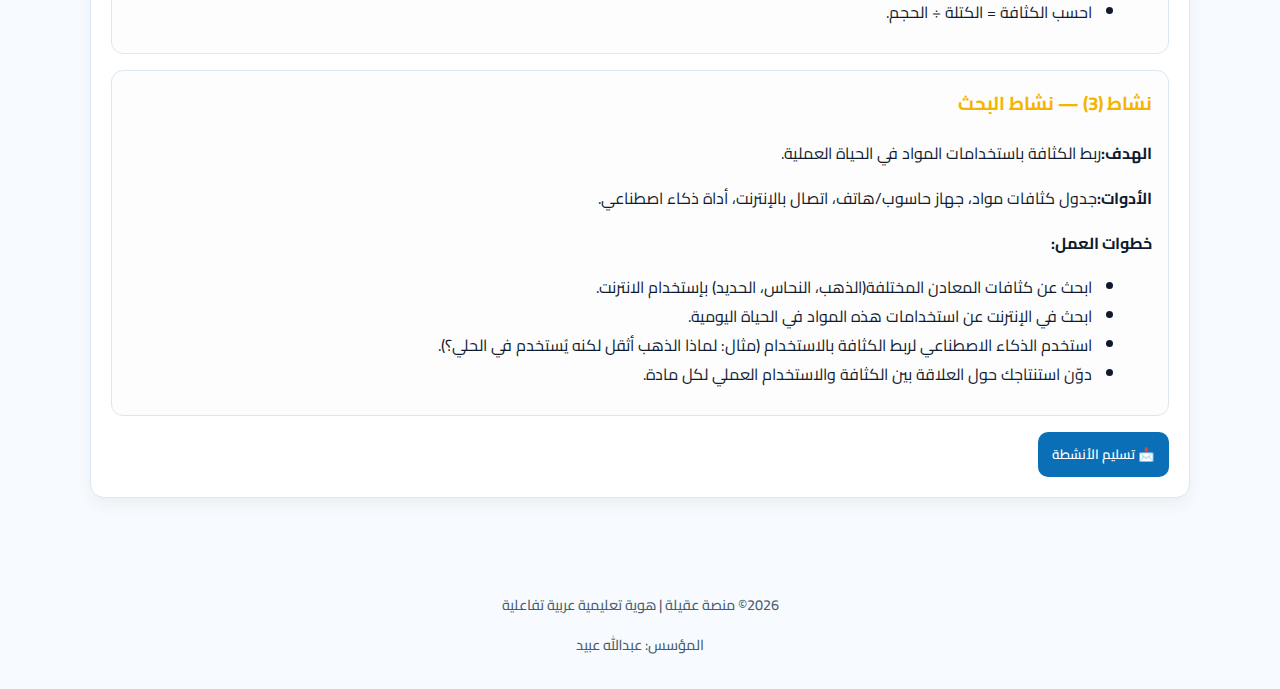
<file: Density/index.html>
<!DOCTYPE html>
<html lang="ar" dir="rtl">
<head>
  <meta charset="UTF-8" />
  <meta name="viewport" content="width=device-width, initial-scale=1" />
  <title>منصة عَقِيلَة | درس الكثافة - الصف السابع</title>
  <link rel="stylesheet" href="style.css" />
</head>
<body>
  <!-- الهيدر -->
  <header>
  <div class="header-content">
    <!-- القسم الأيمن: اللوغو + اسم المنصة + الشعار -->
    <div class="brand">
      <img src="logo.png" alt="شعار عقيلة" class="logo-img" />
      <div class="title">
        <h1>عَقِيلَة</h1>
        <p>عقل يتعلم، عالم يتطور</p>
      </div>
    </div>

    <!-- القسم الأيسر: روابط التنقل -->
    <nav>
      <ul>
        <li><a href="#lab">المختبر الافتراضي</a></li>
        <li><a href="#lesson">محتوى الدرس</a></li>
        <li><a href="#quiz">أسئلة التقييم الذاتي</a></li>
        <li><a href="#activities">الأنشطة</a></li>
      </ul>
    </nav>
  </div>
</header>

  <main class="container">
    <!-- مختبر PhET -->
    <section id="lab" class="card">
      <h2>🔬 المختبر الافتراضي</h2>
      <iframe src="https://phet.colorado.edu/sims/html/density/latest/density_all.html?locale=ar_SA"></iframe>
    </section>

    <!-- محتوى الدرس -->
    <section id="lesson" class="card">
      <h2>📘درس الكثافة</h2>

      <!-- المفاهيم العلمية والقوانين -->
      <div class="lesson-grid">
        <div class="lesson-card"><h3>🔎 تعريف الكثافة</h3><p>هي كتلة وحدة الحجوم من المادة.</p></div>
        <div class="lesson-card"><h3>📐 العلاقة الرياضية</h3><p>الكثافة = الكتلة ÷ الحجم</p></div>
        <div class="lesson-card"><h3>⚖️ وحدات القياس</h3><p>كغم/م³ أو غم/سم³</p></div>
        <div class="lesson-card"><h3>🧩 خصائص المادة</h3><p>الكثافة ثابتة للمادة الواحدة عند درجة حرارة معينة، وتختلف من مادة لأخرى.</p></div>
        <div class="lesson-card"><h3>💧 قاعدة الاستقرار</h3><p>إذا اختلط سائلان لا يذوب أحدهما في الآخر، فإن الأقل كثافة يستقر في الأعلى.</p></div>
      </div>
      <!-- جدول الكثافات -->
      <div class="table">
        <h3>📊 جدول كثافات بعض المواد</h3>
        <table>
          <tr><th>المادة</th><th>الكثافة (غم/سم³)</th></tr>
          <tr><td>الذهب</td><td>19.3</td></tr>
          <tr><td>النحاس</td><td>8.92</td></tr>
          <tr><td>الحديد</td><td>7.86</td></tr>
          <tr><td>الألمنيوم</td><td>2.7</td></tr>
          <tr><td>المغنيسيوم</td><td>1.75</td></tr>
          <tr><td>الماء</td><td>1</td></tr>
          <tr><td>الهواء</td><td>0.0012</td></tr>
        </table>
      </div>
    </section>

    <!-- أسئلة التقييم الذاتي -->
    <section id="quiz" class="card">
      <h2>📝 أسئلة التقييم الذاتي</h2>
      <div id="quiz-container"></div>
      <button onclick="submitQuiz()">إرسال الإجابات</button>
      <p id="score"></p>
    </section>

    <!-- الأنشطة -->
    <section id="activities" class="card">
      <h2>⚙️ الأنشطة التطبيقية</h2>

      <div class="activity">
        <h3>نشاط (1) — كثافة السوائل</h3>
        <p><b>الهدف:</b> ملاحظة ترتيب السوائل حسب كثافتها.</p>
        <p><b>الأدوات:</b> كأس زجاجية، ماء، عسل، زيت، صبغة طعام.</p>
        <p><b>خطوات العمل:</b></p>
        <ul>
          <li>ضع السوائل في الكأس.</li>
          <li>لاحظ ترتيب الطبقات.</li>
        </ul>
      </div>

      <div class="activity">
        <h3>نشاط (2) — أحسب كثافة حجر</h3>
        <p><b>الهدف:</b> تعلم قياس كثافة جسم غير منتظم.</p>
        <p><b>الأدوات:</b> ميزان حساس، مخبار مدرج، ماء، حجر.</p>
        <p><b>خطوات العمل:</b></p>
        <ul>
          <li>قِس كتلة الحجر.</li>
          <li>سجل منسوب الماء قبل وبعد الغمر.</li>
          <li>احسب الحجم = الفرق بين القراءتين.</li>
          <li>احسب الكثافة = الكتلة ÷ الحجم.</li>
        </ul>
      </div>

      <div class="activity">
        <h3>نشاط (3) — نشاط البحث</h3>
        <p><b>الهدف:</b>ربط الكثافة باستخدامات المواد في الحياة العملية.</p>
        <p><b>الأدوات:</b>جدول كثافات مواد، جهاز حاسوب/هاتف، اتصال بالإنترنت، أداة ذكاء اصطناعي.</p>
        <p><b>خطوات العمل:</b></p>
        <ul>
          <li>ابحث عن كثافات المعادن المختلفة(الذهب، النحاس، الحديد) بإستخدام الانترنت.</li>
	      <li>ابحث في الإنترنت عن استخدامات هذه المواد في الحياة اليومية.</li>
          <li>استخدم الذكاء الاصطناعي لربط الكثافة بالاستخدام (مثال: لماذا الذهب أثقل لكنه يُستخدم في الحلي؟).</li>
          <li>دوّن استنتاجك حول العلاقة بين الكثافة والاستخدام العملي لكل مادة.</li>
        </ul>
      </div>

      <div class="actions">
        <a href="https://forms.gle/Dx2mNnEWQv3TLfc77" target="_blank"><button>📩 تسليم الأنشطة</button></a>
      </div>
    </section>
  </main>
  
  <footer class="aqila-footer">
    <p>2026© منصة عقيلة | هوية تعليمية عربية تفاعلية</p>
	<p>المؤسس: عبدالله عبيد</p>
  </footer>
  <!-- ربط ملف JS -->
  <script src="script.js"></script>
</body>
</html>
</file>
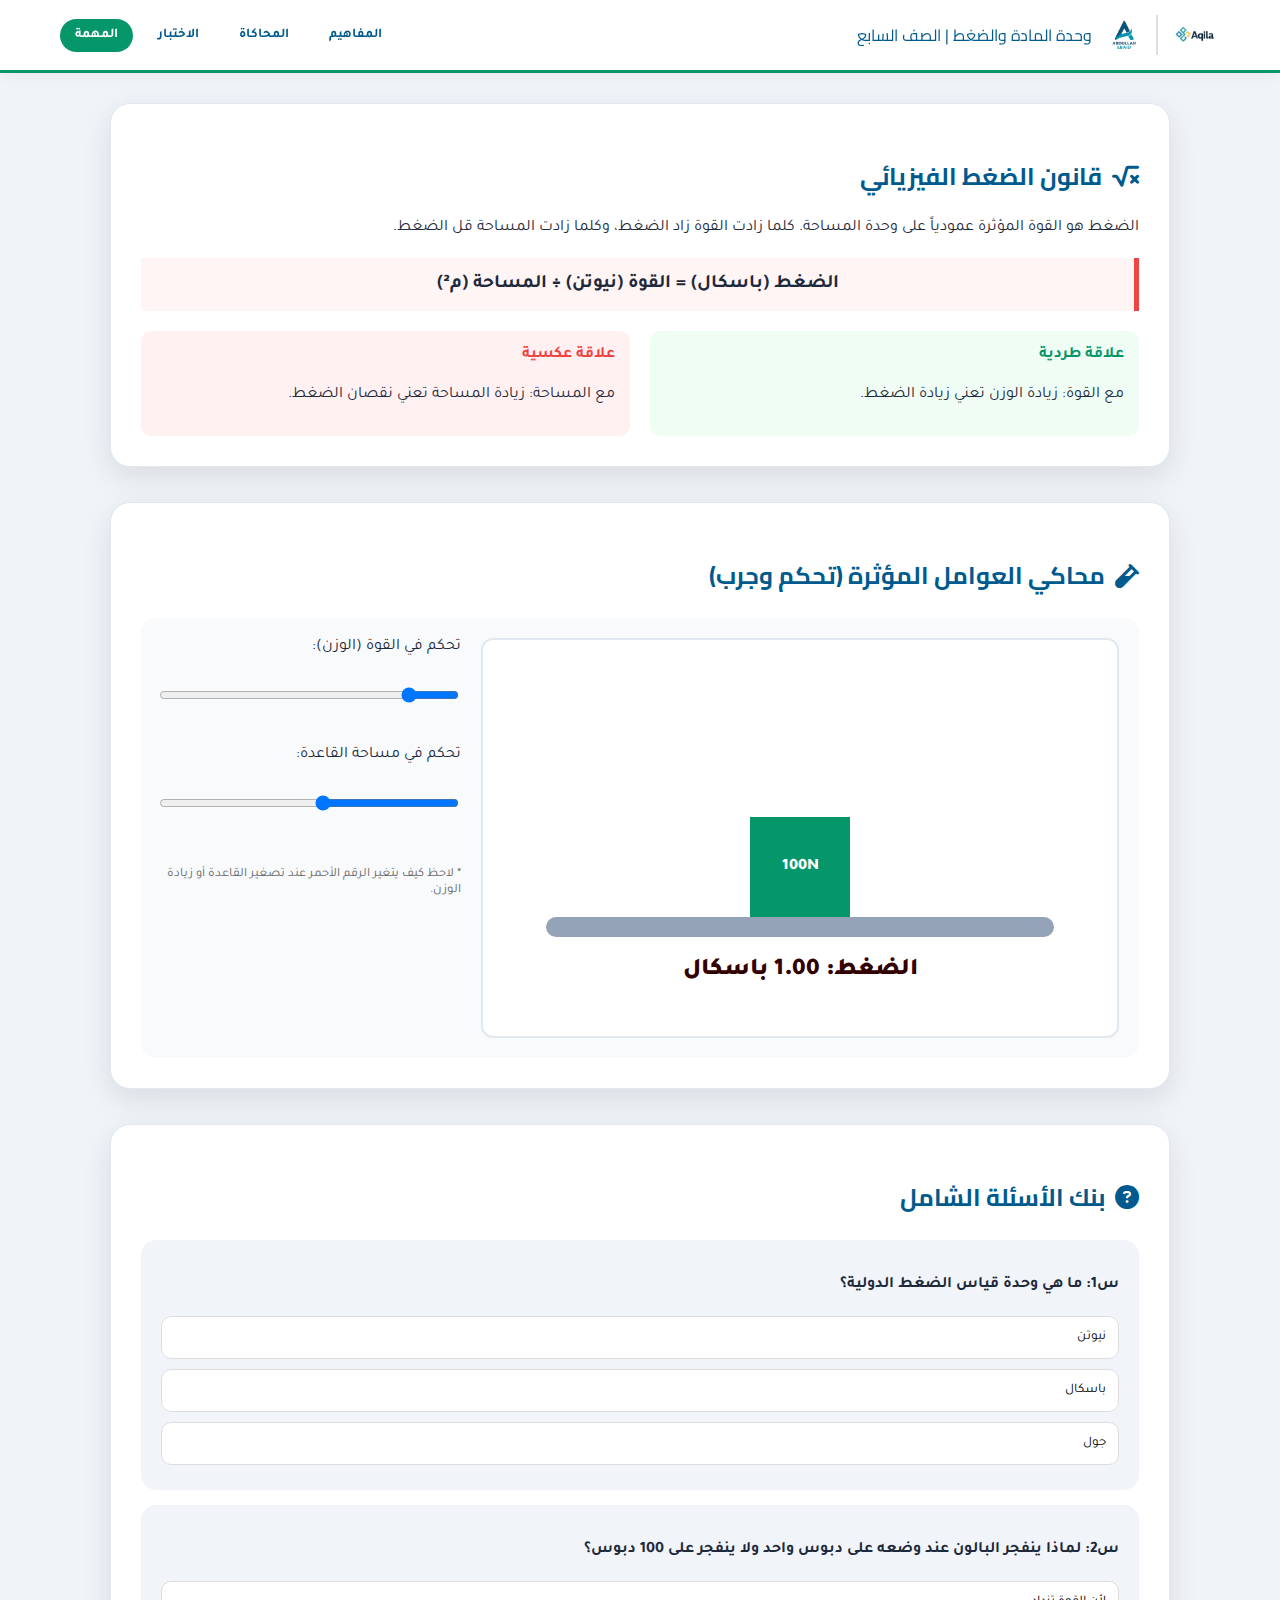
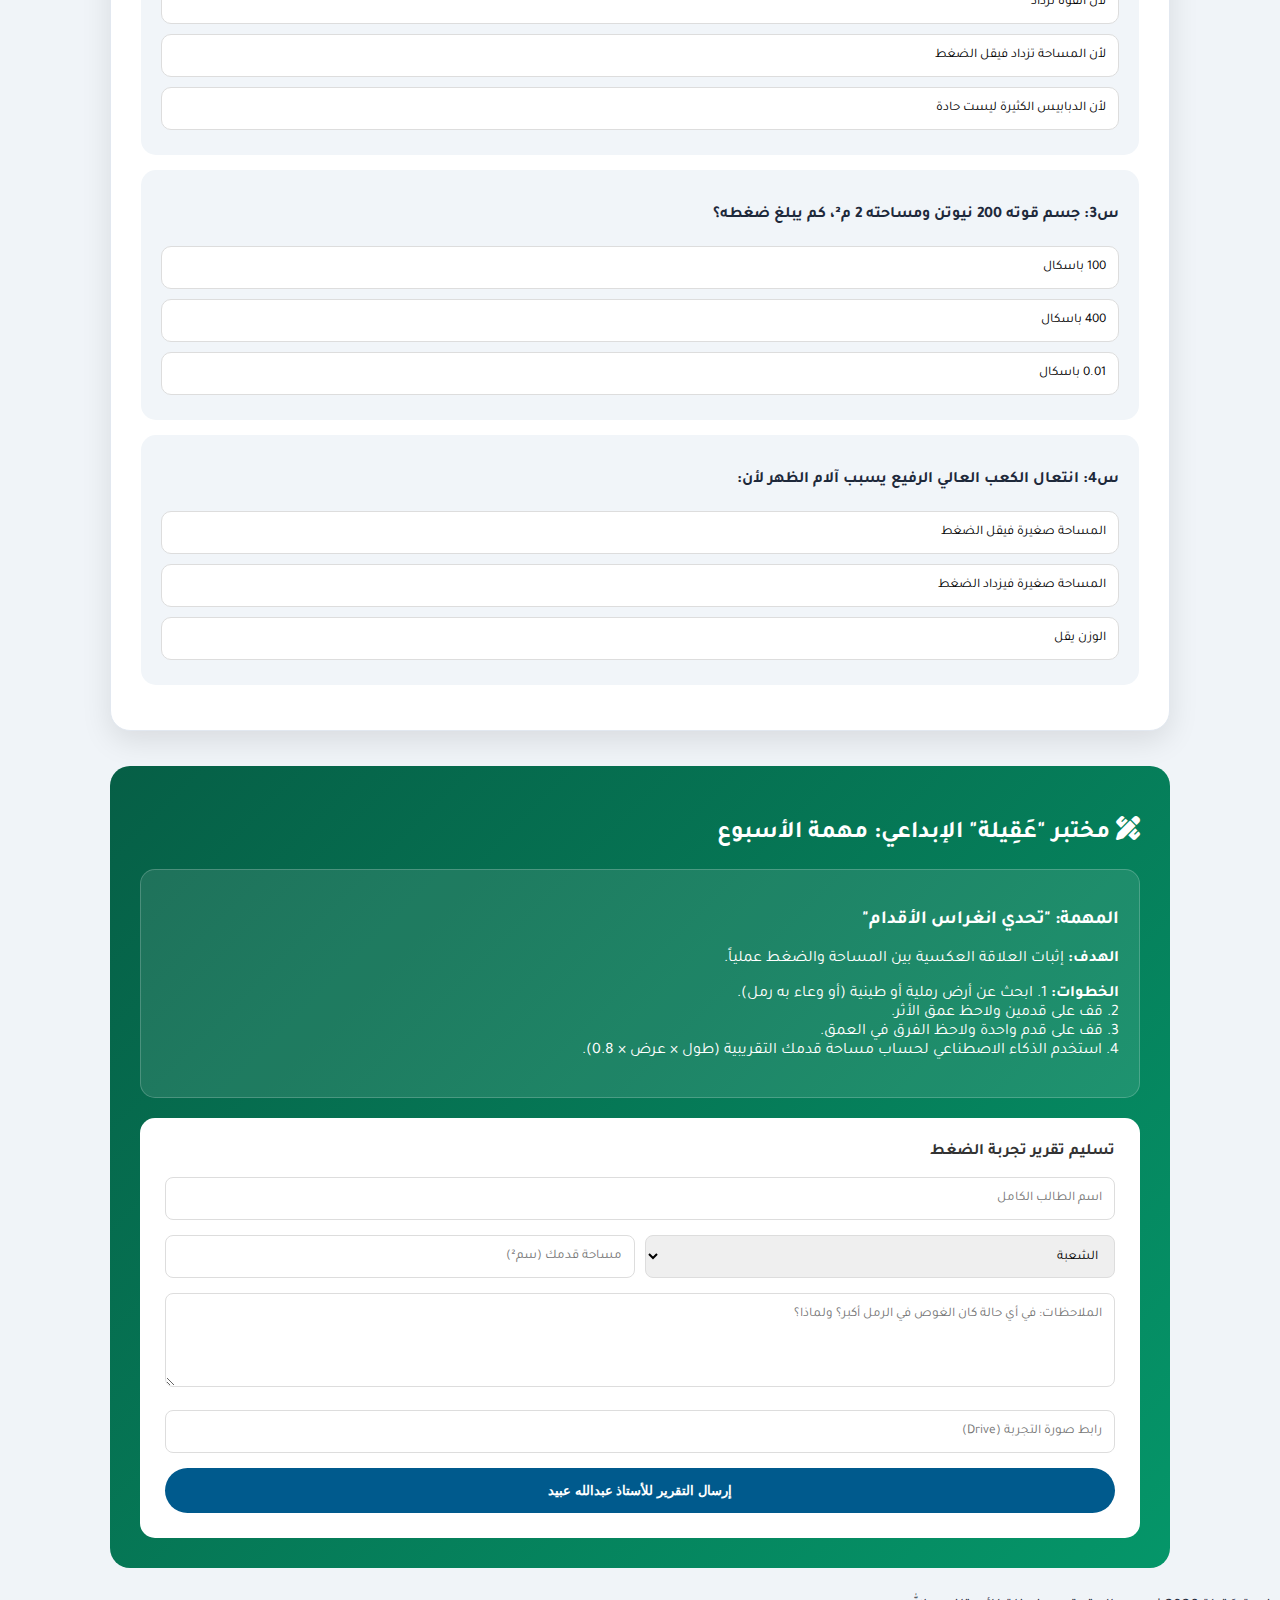
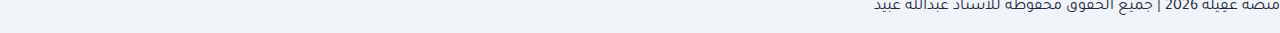
<file: Pressure/index.html>
<!DOCTYPE html>
<html lang="ar" dir="rtl">
<head>
    <meta charset="UTF-8">
    <meta name="viewport" content="width=device-width, initial-scale=1.0">
    <title>منصة عَقِيلة | درس الضغط - الصف السابع</title>
    
    <link href="https://fonts.googleapis.com/css2?family=Tajawal:wght@400;700;900&family=Cairo:wght@700;900&display=swap" rel="stylesheet">
    <link rel="stylesheet" href="https://cdnjs.cloudflare.com/ajax/libs/font-awesome/6.4.0/css/all.min.css">

    <style>
        :root {
            --aqila-green: #059669;
            --aqila-blue: #005a8d;
            --pressure-red: #ef4444;
            --glass: rgba(255, 255, 255, 0.95);
            --shadow: 0 10px 30px rgba(0,0,0,0.1);
        }

        * { box-sizing: border-box; scroll-behavior: smooth; }
        body { margin: 0; font-family: 'Tajawal', sans-serif; background: #f0f4f8; color: #1e293b; }

        /* الهيدر */
        header {
            background: var(--glass); backdrop-filter: blur(10px);
            position: sticky; top: 0; z-index: 1000;
            border-bottom: 3px solid var(--aqila-green);
            padding: 10px 0; box-shadow: 0 2px 15px rgba(0,0,0,0.05);
        }
        .header-container {
            max-width: 1200px; margin: 0 auto; padding: 0 20px;
            display: flex; justify-content: space-between; align-items: center;
        }
        .logo-group { display: flex; align-items: center; gap: 12px; }
        .logo-main { height: 50px; }
        .logo-founder { height: 40px; border-right: 2px solid #ddd; padding-right: 12px; }

        .nav-menu { display: flex; gap: 10px; }
        .nav-link {
            padding: 8px 15px; border-radius: 20px; border: none;
            background: transparent; color: var(--aqila-blue); font-weight: 700;
            cursor: pointer; transition: 0.3s; font-family: 'Tajawal';
        }
        .nav-link.active, .nav-link:hover { background: var(--aqila-green); color: white; }

        .container { max-width: 1100px; margin: 30px auto; padding: 0 20px; }

        /* البطاقات */
        .card {
            background: #fff; border-radius: 20px; padding: 30px;
            box-shadow: var(--shadow); margin-bottom: 35px; border: 1px solid #e2e8f0;
        }
        .section-title { color: var(--aqila-blue); font-family: 'Cairo'; display: flex; align-items: center; gap: 10px; margin-bottom: 20px; }

        /* محاكي الضغط التفاعلي */
        .sim-box {
            display: grid; grid-template-columns: 1fr 300px; gap: 20px;
            background: #f8fafc; padding: 20px; border-radius: 15px;
        }
        .visual-area {
            background: #fff; border: 2px solid #e2e8f0; border-radius: 12px;
            height: 400px; display: flex; flex-direction: column; align-items: center; justify-content: flex-end; padding-bottom: 50px;
        }
        .ground { width: 80%; height: 20px; background: #94a3b8; border-radius: 10px; }
        .object { 
            background: var(--aqila-green); transition: 0.3s all; 
            display: flex; align-items: center; justify-content: center; color: white; font-weight: 900;
        }
        .pressure-gauge {
            margin-top: 20px; font-size: 1.5rem; font-weight: 900; color: var(--pressure-red);
        }

        /* بنك الأسئلة */
        .quiz-item { background: #f1f5f9; padding: 20px; border-radius: 15px; margin-bottom: 15px; }
        .opt-btn {
            width: 100%; padding: 12px; margin: 5px 0; border: 1px solid #ddd;
            border-radius: 10px; background: white; cursor: pointer; text-align: right;
            font-family: 'Tajawal'; transition: 0.2s;
        }
        .opt-btn:hover { border-color: var(--aqila-green); background: #f0fdf4; }
        .correct { background: #dcfce7 !important; border-color: #22c55e !important; }
        .wrong { background: #fee2e2 !important; border-color: #ef4444 !important; }

        /* المهمة الأسبوعية */
        .task-zone { 
            background: linear-gradient(135deg, #065f46 0%, #059669 100%); 
            color: white; border-radius: 20px; padding: 30px; 
        }
        .task-card { background: rgba(255,255,255,0.1); padding: 20px; border-radius: 15px; margin: 15px 0; border: 1px solid rgba(255,255,255,0.2); }
        
        form.submission { background: white; color: #333; padding: 25px; border-radius: 15px; margin-top: 20px; }
        input, textarea, select { width: 100%; padding: 12px; margin-bottom: 15px; border: 1px solid #ddd; border-radius: 8px; font-family: 'Tajawal'; }
        .submit-btn { background: var(--aqila-blue); color: white; border: none; padding: 15px 30px; border-radius: 50px; font-weight: 900; cursor: pointer; width: 100%; }

        .formula-box { background: #fff5f5; border-right: 5px solid var(--pressure-red); padding: 15px; margin: 20px 0; font-size: 1.2rem; text-align: center; }
    </style>
</head>
<body>

    <header>
        <div class="header-container">
            <div class="logo-group">
                <img src="logo.png" alt="عقيلة" class="logo-main">
                <img src="founder.png" alt="المؤسس" class="logo-founder">
                <div style="font-family: 'Cairo'; color: var(--aqila-blue);">وحدة المادة والضغط | الصف السابع</div>
            </div>
            <nav class="nav-menu">
                <button class="nav-link" onclick="scrollToId('concepts')">المفاهيم</button>
                <button class="nav-link" onclick="scrollToId('sim')">المحاكاة</button>
                <button class="nav-link" onclick="scrollToId('quiz')">الاختبار</button>
                <button class="nav-link active" onclick="scrollToId('task')">المهمة</button>
            </nav>
        </div>
    </header>

    <div class="container">
        
        <section id="concepts" class="card">
            <h2 class="section-title"><i class="fas fa-square-root-alt"></i> قانون الضغط الفيزيائي</h2>
            <p>الضغط هو القوة المؤثرة عمودياً على وحدة المساحة. كلما زادت القوة زاد الضغط، وكلما زادت المساحة قل الضغط.</p>
            
            

            <div class="formula-box">
                <strong>الضغط (باسكال) = القوة (نيوتن) ÷ المساحة (م²)</strong>
            </div>
            <div style="display: grid; grid-template-columns: 1fr 1fr; gap: 20px;">
                <div style="background:#f0fdf4; padding:15px; border-radius:10px;">
                    <h4 style="color:var(--aqila-green); margin-top:0;">علاقة طردية</h4>
                    <p>مع القوة: زيادة الوزن تعني زيادة الضغط.</p>
                </div>
                <div style="background:#fff1f2; padding:15px; border-radius:10px;">
                    <h4 style="color:var(--pressure-red); margin-top:0;">علاقة عكسية</h4>
                    <p>مع المساحة: زيادة المساحة تعني نقصان الضغط.</p>
                </div>
            </div>
        </section>

        <section id="sim" class="card">
            <h2 class="section-title"><i class="fas fa-vial"></i> محاكي العوامل المؤثرة (تحكم وجرب)</h2>
            <div class="sim-box">
                <div class="visual-area">
                    <div id="sim-object" class="object" style="width: 100px; height: 100px;">100N</div>
                    <div class="ground"></div>
                    <div class="pressure-gauge">الضغط: <span id="p-val">1.0</span> باسكال</div>
                </div>
                <div class="controls" style="display:flex; flex-direction:column; gap:15px;">
                    <label>تحكم في القوة (الوزن):</label>
                    <input type="range" id="f-range" min="50" max="500" value="100" oninput="updateSim()">
                    <label>تحكم في مساحة القاعدة:</label>
                    <input type="range" id="a-range" min="20" max="200" value="100" oninput="updateSim()">
                    <p style="font-size:0.8rem; color:#666;">* لاحظ كيف يتغير الرقم الأحمر عند تصغير القاعدة أو زيادة الوزن.</p>
                </div>
            </div>
        </section>

        <section id="quiz" class="card">
            <h2 class="section-title"><i class="fas fa-question-circle"></i> بنك الأسئلة الشامل</h2>
            <div id="quiz-container"></div>
        </section>

        <section id="task" class="task-zone">
            <h2><i class="fas fa-pencil-ruler"></i> مختبر "عَقِيلة" الإبداعي: مهمة الأسبوع</h2>
            
            <div class="task-card">
                <h3>المهمة: "تحدي انغراس الأقدام"</h3>
                <p><strong>الهدف:</strong> إثبات العلاقة العكسية بين المساحة والضغط عملياً.</p>
                <p><strong>الخطوات:</strong> 
                    1. ابحث عن أرض رملية أو طينية (أو وعاء به رمل).<br>
                    2. قف على قدمين ولاحظ عمق الأثر.<br>
                    3. قف على قدم واحدة ولاحظ الفرق في العمق.<br>
                    4. استخدم الذكاء الاصطناعي لحساب مساحة قدمك التقريبية (طول × عرض × 0.8).
                </p>
            </div>

            <form class="submission" action="https://formsubmit.co/mr.ebaid.sch@gmail.com" method="POST">
                <h4 style="margin:0 0 15px 0;">تسليم تقرير تجربة الضغط</h4>
                <input type="text" name="name" placeholder="اسم الطالب الكامل" required>
                <div style="display:grid; grid-template-columns:1fr 1fr; gap:10px;">
                    <select name="class" required>
                        <option value="">الشعبة</option>
                        <option value="A">أ</option><option value="B">ب</option><option value="C">ج</option>
                    </select>
                    <input type="number" name="area_est" placeholder="مساحة قدمك (سم²)">
                </div>
                <textarea name="observations" rows="4" placeholder="الملاحظات: في أي حالة كان الغوص في الرمل أكبر؟ ولماذا؟" required></textarea>
                <input type="url" name="link" placeholder="رابط صورة التجربة (Drive)">
                <button type="submit" class="submit-btn">إرسال التقرير للأستاذ عبدالله عبيد</button>
            </form>
        </section>

    </div>

    <footer>
        <p>منصة عَقِيلة 2026 | جميع الحقوق محفوظة للأستاذ عبدالله عبيد</p>
    </footer>

    <script>
        // المحاكي
        function updateSim() {
            const f = document.getElementById('f-range').value;
            const a = document.getElementById('a-range').value;
            const obj = document.getElementById('sim-object');
            
            obj.style.width = a + 'px';
            obj.innerText = f + 'N';
            
            const p = (f / a).toFixed(2);
            document.getElementById('p-val').innerText = p;
            
            // تأثير بصري للضغط
            const colorVal = Math.min(255, p * 50);
            document.querySelector('.pressure-gauge').style.color = `rgb(${colorVal}, 0, 0)`;
        }

        // الأسئلة
        const quizData = [
            {
                q: "ما هي وحدة قياس الضغط الدولية؟",
                options: ["نيوتن", "باسكال", "جول"],
                correct: 1
            },
            {
                q: "لماذا ينفجر البالون عند وضعه على دبوس واحد ولا ينفجر على 100 دبوس؟",
                options: ["لأن القوة تزداد", "لأن المساحة تزداد فيقل الضغط", "لأن الدبابيس الكثيرة ليست حادة"],
                correct: 1
            },
            {
                q: "جسم قوته 200 نيوتن ومساحته 2 م²، كم يبلغ ضغطه؟",
                options: ["100 باسكال", "400 باسكال", "0.01 باسكال"],
                correct: 0
            },
            {
                q: "انتعال الكعب العالي الرفيع يسبب آلام الظهر لأن:",
                options: ["المساحة صغيرة فيقل الضغط", "المساحة صغيرة فيزداد الضغط", "الوزن يقل"],
                correct: 1
            }
        ];

        function loadQuiz() {
            const container = document.getElementById('quiz-container');
            quizData.forEach((item, idx) => {
                const div = document.createElement('div');
                div.className = 'quiz-item';
                div.innerHTML = `
                    <p><strong>س${idx+1}: ${item.q}</strong></p>
                    ${item.options.map((opt, i) => `
                        <button class="opt-btn" onclick="check(this, ${i==item.correct})">${opt}</button>
                    `).join('')}
                `;
                container.appendChild(div);
            });
        }

        function check(btn, isCorrect) {
            btn.parentElement.querySelectorAll('button').forEach(b => b.style.pointerEvents = 'none');
            btn.classList.add(isCorrect ? 'correct' : 'wrong');
        }

        function scrollToId(id) {
            document.getElementById(id).scrollIntoView({ behavior: 'smooth' });
        }

        window.onload = () => { loadQuiz(); updateSim(); };
    </script>
</body>
</html>
</file>
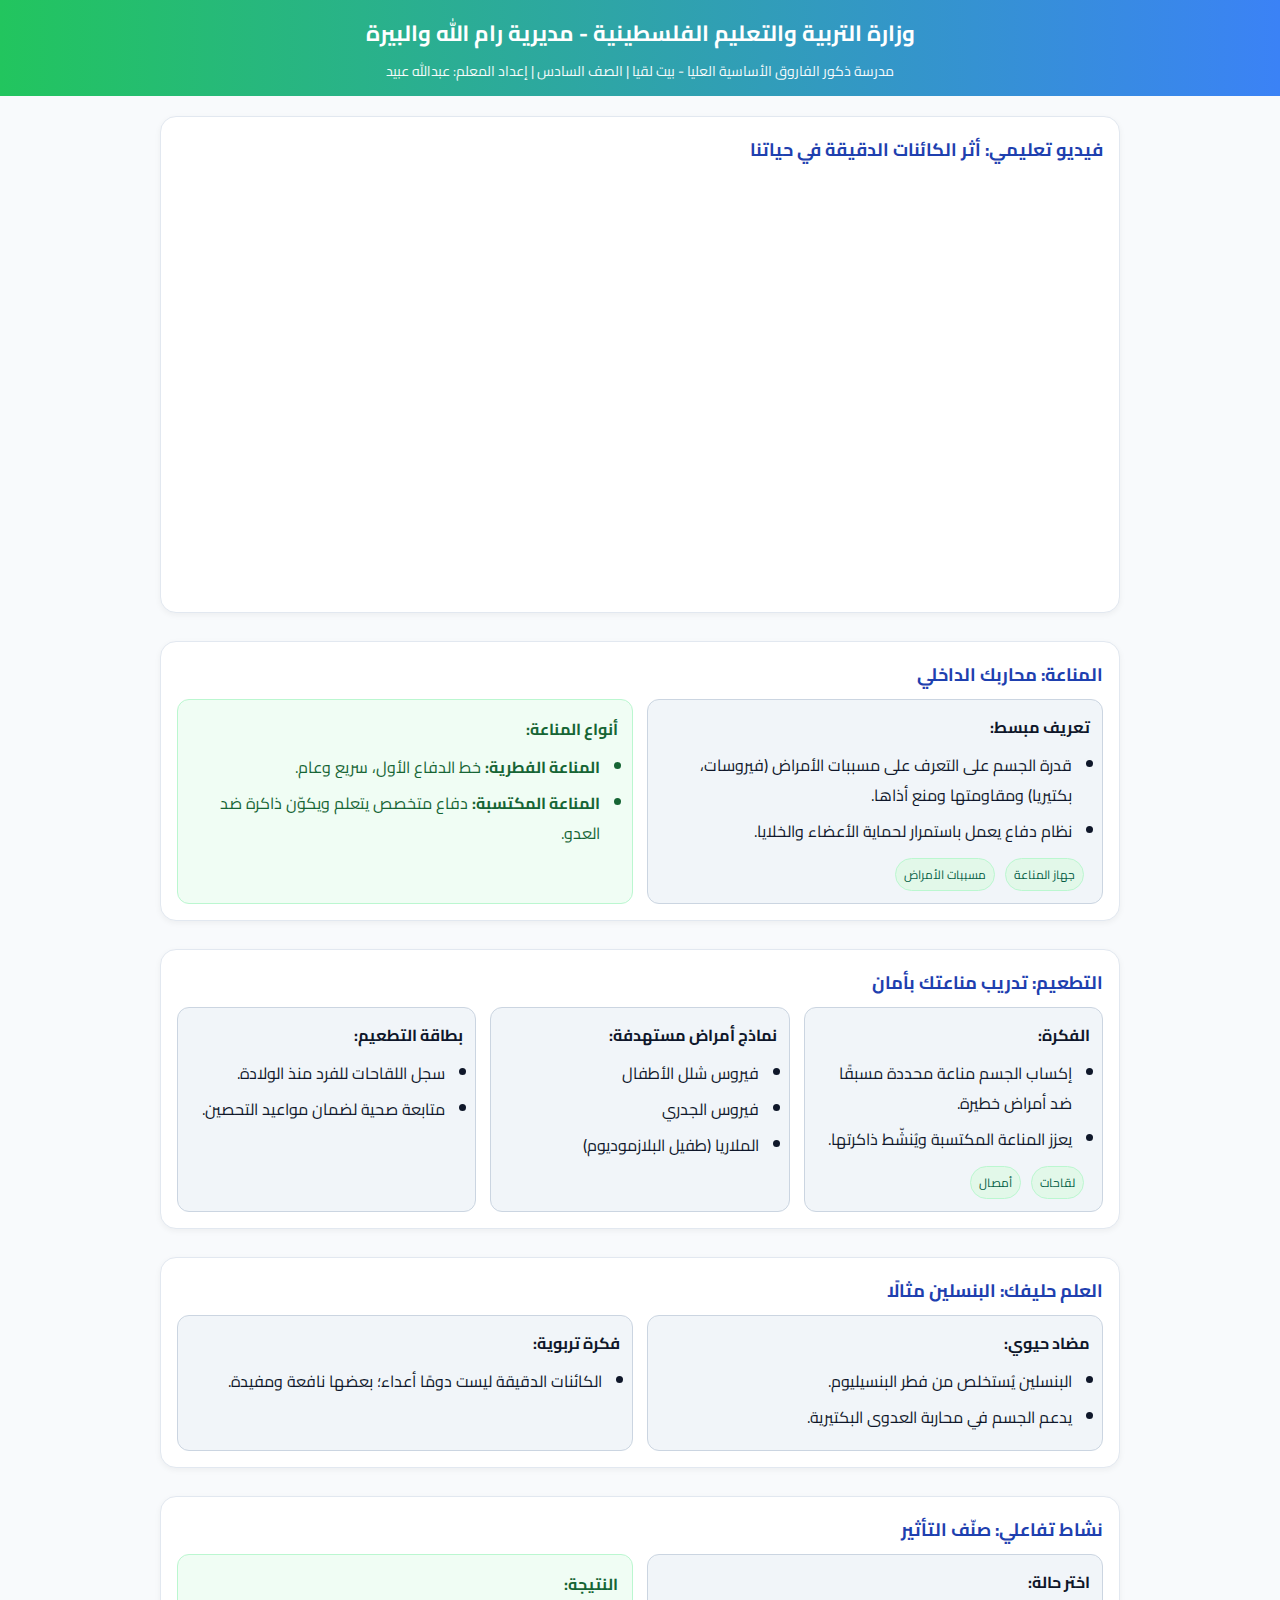
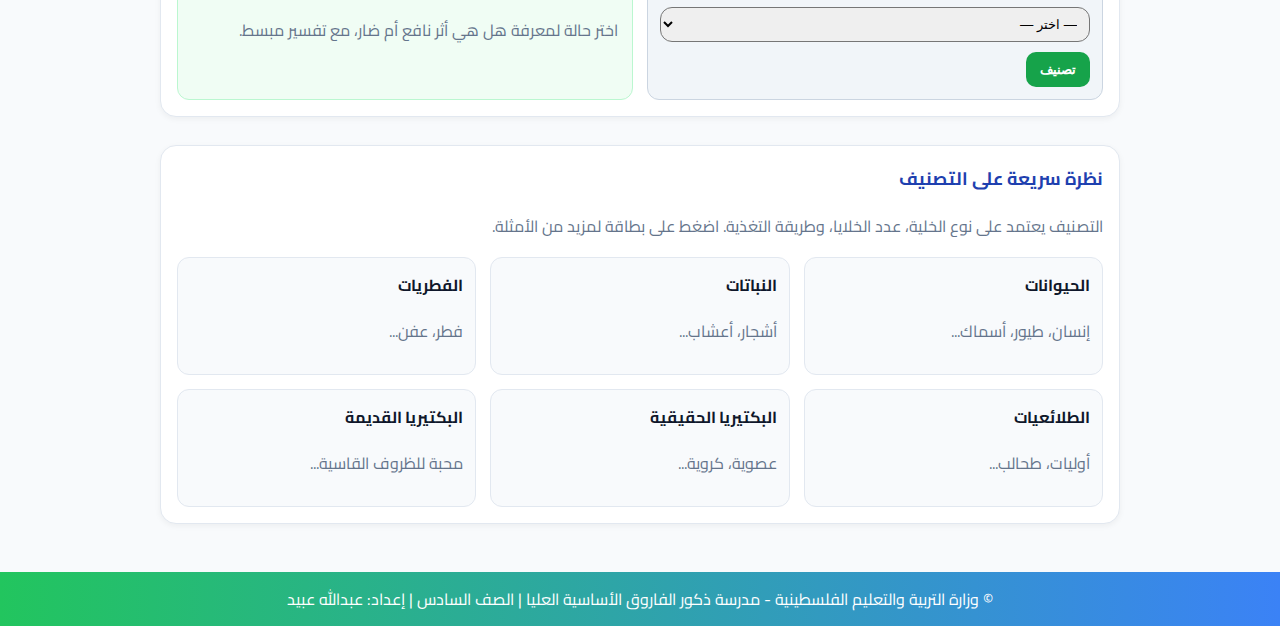
<file: microorganisms-classification.html>
<!DOCTYPE html>
<html lang="ar" dir="rtl">
<head>
  <meta charset="UTF-8" />
  <meta name="viewport" content="width=device-width, initial-scale=1" />
  <title>أثر الكائنات الدقيقة | الصف السادس</title>
  <link rel="stylesheet" href="https://fonts.googleapis.com/css2?family=Cairo:wght@400;700&display=swap">
  <style>
    :root{
      --brand-1:#22c55e; --brand-2:#3b82f6;
      --text:#0f172a; --muted:#64748b; --card:#ffffff; --bg:#f8fafc; --border:#e2e8f0;
      --accent:#16a34a; --warn:#ef4444;
    }
    *{box-sizing:border-box}
    body{
      margin:0; font-family:'Cairo',sans-serif; background:var(--bg); color:var(--text);
      user-select:none; /* منع التحديد */
    }
    header, footer{
      background:linear-gradient(90deg,var(--brand-1),var(--brand-2));
      color:#fff; padding:12px 16px; text-align:center;
    }
    header h1{margin:0; font-size:22px}
    header p{margin:4px 0 0; font-size:14px; opacity:.95}
    .container{max-width:1000px; margin:auto; padding:20px}
    .section{
      margin-bottom:28px; background:var(--card); border:1px solid var(--border);
      border-radius:16px; padding:16px; box-shadow:0 2px 6px rgba(0,0,0,.05)
    }
    .section h2{margin:0 0 8px; font-size:18px; color:#1e40af}
    .grid-2{display:grid; grid-template-columns:1fr 1fr; gap:14px}
    .grid-3{display:grid; grid-template-columns:repeat(3,1fr); gap:14px}
    .media{width:100%; border-radius:12px; margin-top:10px; display:block}
    .card{
      background:#f1f5f9; border:1px solid #cbd5e1; border-radius:12px; padding:12px
    }
    .badge{display:inline-block; background:#e2f8e9; color:#065f46; border:1px solid #bbf7d0; border-radius:999px; padding:4px 8px; font-size:12px; margin:6px 6px 0 0}
    .btn{
      display:inline-block; background:var(--accent); color:#fff; border:none; border-radius:10px;
      padding:10px 14px; cursor:pointer; font-weight:700
    }
    .btn-outline{background:#fff; color:#0f172a; border:1px solid var(--border)}
    .kingdom{
      background:#f8fafc; border:1px solid var(--border); border-radius:12px; padding:12px; cursor:pointer; transition:.15s
    }
    .kingdom:hover{background:#eef2ff; border-color:#c7d2fe}
    .modal{position:fixed; top:50%; left:50%; transform:translate(-50%,-50%);
      background:#fff; border:2px solid var(--brand-2); border-radius:14px; padding:16px; width:92%; max-width:560px; z-index:1001; display:none}
    .overlay{position:fixed; inset:0; background:rgba(0,0,0,.35); z-index:1000; display:none}
    .close-btn{margin-top:12px; background:var(--warn); color:#fff; border:none; padding:8px 12px; border-radius:8px; cursor:pointer}
    .law-card{background:#f0fdf4; border:1px solid #bbf7d0; border-radius:12px; padding:14px; color:#166534}
    .list{margin:8px 0 0; padding-inline-start:18px}
    .list li{margin:6px 0}
    .muted{color:var(--muted)}
    .row{display:flex; gap:10px; flex-wrap:wrap}
    .deadline{font-size:12px; color:#334155}
  </style>
</head>
<body>

<header>
  <h1>وزارة التربية والتعليم الفلسطينية - مديرية رام الله والبيرة</h1>
  <p>مدرسة ذكور الفاروق الأساسية العليا - بيت لقيا | الصف السادس | إعداد المعلم: عبدالله عبيد</p>
</header>

<div class="container">

  <!-- تمهيد بصري -->
  <section class="section">
  <h2>فيديو تعليمي: أثر الكائنات الدقيقة في حياتنا</h2>
  <iframe class="media" height="420"
    src="https://www.youtube.com/embed/a1jcalNHNzE"
    title="أثر الكائنات الدقيقة | المناعة والتطعيم"
    frameborder="0"
    allow="accelerometer; autoplay; clipboard-write; encrypted-media; gyroscope; picture-in-picture"
    allowfullscreen>
  </iframe>
</section>

  <!-- بطاقات المفاهيم الرئيسية من التقرير -->
  <section class="section">
    <h2>المناعة: محاربك الداخلي</h2>
    <div class="grid-2">
      <div class="card">
        <strong>تعريف مبسط:</strong>
        <ul class="list">
          <li>قدرة الجسم على التعرف على مسببات الأمراض (فيروسات، بكتيريا) ومقاومتها ومنع أذاها.</li>
          <li>نظام دفاع يعمل باستمرار لحماية الأعضاء والخلايا.</li>
        </ul>
        <span class="badge">جهاز المناعة</span>
        <span class="badge">مسببات الأمراض</span>
      </div>
      <div class="law-card">
        <strong>أنواع المناعة:</strong>
        <ul class="list">
          <li><b>المناعة الفطرية:</b> خط الدفاع الأول، سريع وعام.</li>
          <li><b>المناعة المكتسبة:</b> دفاع متخصص يتعلم ويكوّن ذاكرة ضد العدو.</li>
        </ul>
      </div>
    </div>
  </section>

  <section class="section">
    <h2>التطعيم: تدريب مناعتك بأمان</h2>
    <div class="grid-3">
      <div class="card">
        <strong>الفكرة:</strong>
        <ul class="list">
          <li>إكساب الجسم مناعة محددة مسبقًا ضد أمراض خطيرة.</li>
          <li>يعزز المناعة المكتسبة ويُنشّط ذاكرتها.</li>
        </ul>
        <span class="badge">لقاحات</span>
        <span class="badge">أمصال</span>
      </div>
      <div class="card">
        <strong>نماذج أمراض مستهدفة:</strong>
        <ul class="list">
          <li>فيروس شلل الأطفال</li>
          <li>فيروس الجدري</li>
          <li>الملاريا (طفيل البلازموديوم)</li>
        </ul>
      </div>
      <div class="card">
        <strong>بطاقة التطعيم:</strong>
        <ul class="list">
          <li>سجل اللقاحات للفرد منذ الولادة.</li>
          <li>متابعة صحية لضمان مواعيد التحصين.</li>
        </ul>
      </div>
    </div>
  </section>

  <section class="section">
    <h2>العلم حليفك: البنسلين مثالًا</h2>
    <div class="grid-2">
      <div class="card">
        <strong>مضاد حيوي:</strong>
        <ul class="list">
          <li>البنسلين يُستخلص من فطر البنسيليوم.</li>
          <li>يدعم الجسم في محاربة العدوى البكتيرية.</li>
        </ul>
      </div>
      <div class="card">
        <strong>فكرة تربوية:</strong>
        <ul class="list">
          <li>الكائنات الدقيقة ليست دومًا أعداء؛ بعضها نافعة ومفيدة.</li>
        </ul>
      </div>
    </div>
  </section>

  <!-- نشاط تفاعلي بسيط -->
  <section class="section">
    <h2>نشاط تفاعلي: صنّف التأثير</h2>
    <div class="grid-2">
      <div class="card">
        <label for="impactSelect"><strong>اختر حالة:</strong></label>
        <select id="impactSelect" class="media" style="height:auto; padding:8px; width:100%">
          <option value="">— اختر —</option>
          <option value="benefit">الخميرة في صناعة الخبز</option>
          <option value="benefit2">استخلاص البنسلين من فطر البنسيليوم</option>
          <option value="harm">الملاريا لدى الإنسان</option>
          <option value="harm2">صدأ القمح في الزراعة</option>
        </select>
        <button class="btn" style="margin-top:10px" onclick="classifyImpact()">تصنيف</button>
      </div>
      <div class="law-card" id="impactResult">
        <strong>النتيجة:</strong>
        <p class="muted">اختر حالة لمعرفة هل هي أثر نافع أم ضار، مع تفسير مبسط.</p>
      </div>
    </div>
  </section>

  <!-- ممالك وتصنيف مختصر (ترابط بصري بلا نص داخل الصورة الرئيسية) -->
  <section class="section">
    <h2>نظرة سريعة على التصنيف</h2>
    <p class="muted">التصنيف يعتمد على نوع الخلية، عدد الخلايا، وطريقة التغذية. اضغط على بطاقة لمزيد من الأمثلة.</p>
    <div class="grid-3">
      <div class="kingdom" onclick="openKingdom('animals')"><strong>الحيوانات</strong><p class="muted">إنسان، طيور، أسماك...</p></div>
      <div class="kingdom" onclick="openKingdom('plants')"><strong>النباتات</strong><p class="muted">أشجار، أعشاب...</p></div>
      <div class="kingdom" onclick="openKingdom('fungi')"><strong>الفطريات</strong><p class="muted">فطر، عفن...</p></div>
      <div class="kingdom" onclick="openKingdom('protists')"><strong>الطلائعيات</strong><p class="muted">أوليات، طحالب...</p></div>
      <div class="kingdom" onclick="openKingdom('eubacteria')"><strong>البكتيريا الحقيقية</strong><p class="muted">عصوية، كروية...</p></div>
      <div class="kingdom" onclick="openKingdom('archaebacteria')"><strong>البكتيريا القديمة</strong><p class="muted">محبة للظروف القاسية...</p></div>
    </div>
  </section>

</div>

<footer>
  © وزارة التربية والتعليم الفلسطينية - مدرسة ذكور الفاروق الأساسية العليا | الصف السادس | إعداد: عبدالله عبيد
</footer>

<!-- نافذة منبثقة عامة -->
<div class="overlay" id="overlay" onclick="closeModal()"></div>
<div class="modal" id="modal">
  <h3 id="modalTitle">معلومة</h3>
  <div id="modalContent" class="muted">...</div>
  <button class="close-btn" onclick="closeModal()">إغلاق</button>
</div>

<script>
/* فتح الفيديو المضمن */
function openVideo(){
  const box = document.getElementById('videoBox');
  box.style.display = 'block';
  // تمرير للمرئية
  box.scrollIntoView({behavior:'smooth', block:'center'});
}

/* نشاط: تصنيف الأثر (نافع/ضار) */
function classifyImpact(){
  const v = document.getElementById('impactSelect').value;
  const out = document.getElementById('impactResult');
  if(!v){
    out.innerHTML = '<strong>النتيجة:</strong><p class="muted">من فضلك اختر حالة أولًا.</p>';
    return;
  }
  const MAP = {
    'benefit': {label:'أثر نافع', text:'الخميرة كائن دقيق نافِع يُستخدم في تخمير العجين وصناعة الخبز.'},
    'benefit2': {label:'أثر نافع', text:'البنسلين مضاد حيوي مُستخلص من فطر، يدعم الجسم ضد العدوى البكتيرية.'},
    'harm': {label:'أثر ضار', text:'الملاريا مرض يسببه طفيل البلازموديوم وينتقل عبر البعوض.'},
    'harm2': {label:'أثر ضار', text:'صدأ القمح يُتلف المحاصيل ويؤثر على الأمن الغذائي.'}
  };
  const r = MAP[v];
  out.innerHTML = '<strong>النتيجة:</strong><p><b>'+r.label+':</b> '+r.text+'</p>';
}

/* نافذة الممالك */
const KINGDOMS = {
  animals: {
    title:'مملكة الحيوانات',
    content:'كائنات متعددة الخلايا، غيرية التغذية، أجهزة متخصصة للحركة والاستجابة.'
  },
  plants: {
    title:'مملكة النباتات',
    content:'كائنات متعددة الخلايا، ذاتية التغذية بالتركيب الضوئي، جدر خلوية سليلوزية.'
  },
  fungi: {
    title:'مملكة الفطريات',
    content:'غيرية التغذية بالامتصاص، جدر خلوية كيتينية، تشمل الفطر والعفن والخمائر.'
  },
  protists: {
    title:'مملكة الطلائعيات',
    content:'مجموعة متنوعة، غالبًا أحادية الخلية، تشمل طحالب وأوليات وكائنات مجهرية.'
  },
  eubacteria: {
    title:'البكتيريا الحقيقية',
    content:'بدائية النواة، أشكال كروية/عصوية/حلزونية، تتواجد في بيئات مختلفة.'
  },
  archaebacteria: {
    title:'البكتيريا القديمة',
    content:'بدائية النواة، محبة للظروف القاسية كالموالح العالية والحرارة الشديدة.'
  }
};
function openKingdom(k){
  const data = KINGDOMS[k] || {title:'معلومة', content:'لا توجد بيانات.'};
  document.getElementById('modalTitle').textContent = data.title;
  document.getElementById('modalContent').textContent = data.content;
  document.getElementById('modal').style.display = 'block';
  document.getElementById('overlay').style.display = 'block';
}
function closeModal(){
  document.getElementById('modal').style.display = 'none';
  document.getElementById('overlay').style.display = 'none';
}

/* منع النسخ واللصق والزر الأيمن وتصوير الشاشة */
document.addEventListener('contextmenu', e => e.preventDefault());
document.addEventListener('copy', e => e.preventDefault());
document.addEventListener('cut', e => e.preventDefault());
document.addEventListener('paste', e => e.preventDefault());
document.addEventListener('keydown', e => {
  const blocked = ['c','v','x','s','p','a'];
  if((e.ctrlKey || e.metaKey) && blocked.includes(e.key.toLowerCase())) e.preventDefault();
  if(e.key === 'PrintScreen'){ alert('تصوير الشاشة غير مسموح.'); e.preventDefault(); }
});

/* منطق صلاحية زمنية (اختياري): أغلق المحتوى بعد موعد محدد */
const deadlineISO = null; // مثال: '2025-12-10T07:00:00+03:00'
(function enforceDeadline(){
  if(!deadlineISO) return;
  const now = new Date();
  const deadline = new Date(deadlineISO);
  if(now > deadline){
    document.body.innerHTML = '<header><h1>انتهت صلاحية العرض</h1><p>يرجى التواصل مع المعلم للاطلاع على المواد البديلة.</p></header>';
  }
})();
</script>
</body>
</html>
</file>
<file: Circulatory System/style.css>
/* الأساسيات */
:root{
  --aqila-blue:#004aad;
  --aqila-cyan:#00c6ff;
  --bg:#f7f9fc;
  --card:#ffffff;
  --shadow:0 6px 18px rgba(0,0,0,0.08);
}

body{
  margin:0; padding:0;
  font-family:"Tajawal",sans-serif;
  background:var(--bg); color:#222;
}

/* الهيدر */
.aqila-header{
  background:linear-gradient(90deg,var(--aqila-blue),var(--aqila-cyan));
  color:#fff; position:relative;
}
.header-inner{
  display:flex; justify-content:space-between; align-items:center;
  padding:16px 24px;
}
.brand-wrap{display:flex; align-items:center; gap:10px}
.logo{width:60px}
.brand-name{margin:0; font-size:1.4rem}
.brand-slogan{margin:0; font-size:0.9rem; opacity:0.85}
.nav{display:flex; gap:8px}
.nav-btn{
  border:none; border-radius:999px; padding:8px 14px;
  background:rgba(255,255,255,0.2); color:#fff; cursor:pointer;
  font-weight:600; transition:background 0.2s;
}
.nav-btn.active{background:#fff; color:var(--aqila-blue)}
.nav-btn:hover{background:rgba(255,255,255,0.3)}

/* البطاقات */
.card{
  background:var(--card);
  margin:20px auto; padding:20px;
  border-radius:14px; box-shadow:var(--shadow);
  width:min(1100px,92vw);
}
.section-title{color:var(--aqila-blue); margin:0 0 8px}
.section-subtitle{color:#555; margin:0 0 14px}

/* محتوى الدرس */
.lesson-grid{display:grid; gap:16px}
.lesson-block{background:#f0f6ff; padding:14px; border-radius:12px}
.lesson-block h3{margin-top:0; color:var(--aqila-blue)}
.bullet{padding-inline-start:18px}
.note{color:#777; font-size:0.9rem}

/* المخطط المفاهيمي */
.concept-map .map-container{
  display:flex; justify-content:space-around; align-items:center;
  margin:20px 0; position:relative;
}
.node{
  width:140px; height:140px; border-radius:50%;
  background:var(--aqila-blue); color:#fff; font-weight:700;
  display:flex; align-items:center; justify-content:center;
  cursor:pointer; transition:transform 0.3s, background 0.3s;
}
.node:hover{transform:scale(1.1); background:var(--aqila-cyan)}
.arrows{position:absolute; inset:0; pointer-events:none}
.flow{stroke-dasharray:12; animation:dash 2s linear infinite}
.flow-caption{text-align:center; color:#555; margin-top:10px}

/* البطاقات المنبثقة */
.modal{
  position:fixed; inset:0; display:none;
  background:rgba(0,0,0,0.45); backdrop-filter:blur(2px);
  z-index:1000; padding:24px;
}
.modal[aria-hidden="false"]{display:block}
.modal-content{
  width:min(600px,90vw); margin:40px auto; background:#fff;
  border-radius:14px; box-shadow:var(--shadow);
  padding:18px; position:relative;
}
.modal-close{
  position:absolute; top:10px; left:10px;
  background:none; border:none; font-size:1.2rem; cursor:pointer;
}
.modal h3{color:var(--aqila-blue)}
.modal-image{width:100%; border-radius:12px; margin-top:10px}

/* التقييم الذاتي */
.scoreboard{
  display:flex; gap:12px; flex-wrap:wrap;
  background:#eef6ff; padding:10px; border-radius:10px;
  margin-bottom:14px; border:1px solid #dce6f9;
}
.score-item span{color:#555}
.quiz-list{display:grid; gap:14px}
.quiz-item{background:#f9fbff; padding:14px; border-radius:12px}
.question{font-weight:700; color:var(--aqila-blue)}
.answer{
  display:block; width:100%; margin:6px 0; padding:10px;
  border:none; border-radius:10px; cursor:pointer;
  background:#eef6ff; font-weight:600; transition:background 0.2s;
}
.answer:hover{background:#dceeff}
.answer.selected.correct{background:#d9f7e5; box-shadow:0 0 0 2px #1a7f37 inset}
.answer.selected.wrong{background:#fde4e4; box-shadow:0 0 0 2px #c62828 inset}
.answer[disabled]{opacity:0.7; cursor:not-allowed}
.feedback{margin-top:6px; font-weight:700}
.feedback.correct{color:#1a7f37}
.feedback.wrong{color:#c62828}
.final-result{
  margin-top:14px; padding:16px; text-align:center;
  background:#eef6ff; border-left:6px solid var(--aqila-blue);
  border-radius:12px;
}
.final-badge{
  display:inline-block; margin:8px 0; padding:8px 16px;
  background:linear-gradient(90deg,var(--aqila-blue),var(--aqila-cyan));
  color:#fff; border-radius:999px; font-weight:700;
}
.reset-btn{
  border:none; border-radius:10px; padding:10px 16px;
  background:var(--aqila-blue); color:#fff; cursor:pointer;
}
.reset-btn:hover{background:var(--aqila-cyan)}

/* الأنشطة */
.activity{
  background:#eef6ff; border-left:6px solid var(--aqila-blue);
  border-radius:12px; padding:14px; margin:12px 0;
}
.activity h3{color:var(--aqila-blue)}
.steps{padding-inline-start:18px}
.submit-btn{
  display:inline-block; margin-top:10px;
  background:linear-gradient(90deg,var(--aqila-blue),var(--aqila-cyan));
  color:#fff; padding:10px 16px; border-radius:999px;
  text-decoration:none; font-weight:700;
}
.submit-btn:hover{filter:brightness(1.05)}
.submit-note{color:#555; margin-top:6px}

/* الفوتر */
.aqila-footer{text-align:center; color:#777; padding:18px}
@keyframes dash{0%{stroke-dashoffset:0}100%{stroke-dashoffset:120}}
</file>
<file: Density/style.css>
@import url('https://fonts.googleapis.com/css2?family=Cairo:wght@400;600;700&family=Tajawal:wght@400;700&family=Noto+Sans+Arabic:wght@400;600&display=swap');

:root {
  --primary: #0a6fb7;
  --secondary: #00a8a8;
  --accent: #f4b400;
  --bg: #f7fbff;
  --text: #0f1b2d;
  --card-bg: #ffffff;
  --border: #dbe7f3;
}

body {
  margin: 0;
  font-family: "Cairo", "Tajawal", "Noto Sans Arabic", sans-serif;
  background: var(--bg);
  color: var(--text);
  line-height: 1.8;
}

/* الهيدر */
header {
  position: sticky;
  top: 0;
  background: rgba(10, 111, 183, 0.85);
  backdrop-filter: blur(6px);
  animation: fadeIn 2s ease-in-out;
}
@keyframes fadeIn {
  from { opacity: 0; }
  to { opacity: 1; }
}
.header-content {
  display: flex;
  align-items: center;
  justify-content: space-between;
  padding: 12px 20px;
}
.brand {
  display: flex;
  align-items: center;
  gap: 12px;
  margin-right: 40px;
}
.logo-img {
  width: 80px;
  height: 80px;
}
.title h1 {
  margin: 0;
  font-size: 1.8rem;
  font-weight: 700;
  color: #fff;
}
.title p {
  margin: 0;
  color: #f0f0f0;
  font-size: 1rem;
  font-weight: 400;
}
nav ul {
  list-style: none;
  display: flex;
  gap: 20px;
}
nav a {
  color: #fff;
  text-decoration: none;
  font-weight: 600;
  transition: 0.3s;
}
nav a:hover {
  color: var(--accent);
}

/* الحاوية */
.container {
  max-width: 1100px;
  margin: 0 auto;
  padding: 20px;
}

/* البطاقات */
.card {
  background: var(--card-bg);
  border: 1px solid var(--border);
  border-radius: 14px;
  padding: 20px;
  margin-bottom: 20px;
  box-shadow: 0 6px 16px #0a1b2d0d;
  animation: slideUp 1s ease;
}
.card h2 {
  margin-top: 0;
  color: var(--primary);
  font-weight: 700;
}
.card h3 {
  margin-top: 0;
  color: var(--secondary);
  font-weight: 600;
}

/* محتوى الدرس */
.lesson-grid {
  display: flex;
  gap: 20px;
  flex-wrap: wrap;
}
.lesson-card {
  flex: 1 1 250px;
  background: #fafcff;
  border: 1px solid var(--border);
  border-radius: 12px;
  padding: 12px;
  text-align: center;
  transition: transform 0.3s, box-shadow 0.3s;
  animation: fadeInUp 1s ease;
}
.lesson-card:hover {
  transform: translateY(-8px) scale(1.03);
  box-shadow: 0 8px 20px #0a1b2d1a;
}
.lesson-card h3 {
  margin: 0 0 8px;
}
.examples ul {
  list-style: disc;
  margin: 10px 20px;
}
.table table {
  width: 100%;
  border-collapse: collapse;
  animation: fadeIn 1.5s ease;
}
.table th, .table td {
  border: 1px solid var(--border);
  padding: 8px;
  text-align: center;
  font-weight: 600;
}

/* الأنشطة */
.activity {
  border: 1px solid var(--border);
  border-radius: 12px;
  padding: 16px;
  margin-bottom: 16px;
  background: #fdfdfd;
  animation: fadeInUp 1.2s ease;
}
.activity h3 {
  margin-top: 0;
  color: var(--accent);
  font-weight: 700;
}
.activity ul {
  list-style: disc;
  margin: 10px 20px;
}

/* الأزرار */
button {
  background: var(--primary);
  color: #fff;
  border: none;
  border-radius: 10px;
  padding: 10px 14px;
  cursor: pointer;
  font-weight: 600;
  transition: 0.3s;
  font-family: "Cairo", "Tajawal", "Noto Sans Arabic", sans-serif;
}
button:hover {
  background: var(--secondary);
  transform: scale(1.05);
}
button.secondary {
  background: #e9f4ff;
  color: var(--primary);
  border: 1px solid var(--border);
}

/* iframe */
iframe {
  width: 100%;
  min-height: 520px;
  border: none;
  border-radius: 12px;
  overflow: hidden;
  animation: fadeIn 2s ease;
}

/* الفوتر */
footer {
  margin-top: 24px;
  padding: 16px;
  text-align: center;
  color: #4b5b6b;
  font-size: 0.9rem;
  font-weight: 500;
  animation: fadeIn 2s ease;
}

/* أنيميشن إضافية */
@keyframes fadeInUp {
  from { opacity: 0; transform: translateY(20px); }
  to { opacity: 1; transform: translateY(0); }
}
@keyframes slideUp {
  from { opacity: 0; transform: translateY(40px); }
  to { opacity: 1; transform: translateY(0); }
}
</file>
